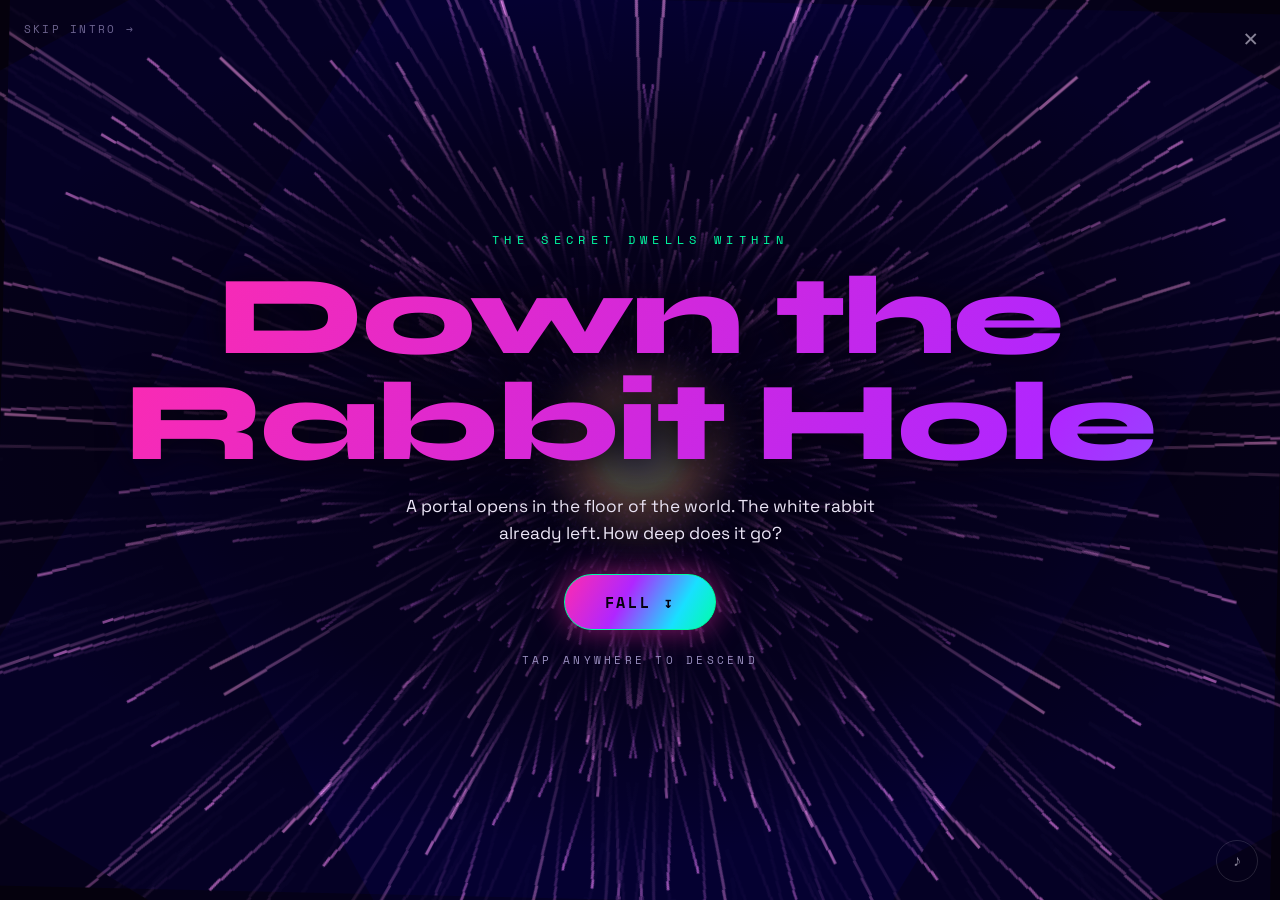
<file: index.html>
<!DOCTYPE html>
<html lang="en">
<head>
<meta charset="UTF-8">
<meta name="viewport" content="width=device-width, initial-scale=1.0">
<script>(function(){try{var p=new URLSearchParams(location.search);if(p.has("nosplash")){localStorage.setItem("dmt_seen","1");return;}if(localStorage.getItem("dmt_seen"))return;var r=window.matchMedia&&matchMedia("(prefers-reduced-motion: reduce)").matches;if(!r)location.replace("portal.html?splash=1");}catch(e){}})();</script>
<title>DMT World — The Secret Dwells Within</title>
<meta name="description" content="DMT World: psychedelic art apparel from Asheville. One big cosmic joke. Graphic tees for the curious, the cosmic, and the divine beings among us.">
<meta property="og:title" content="DMT World — The Secret Dwells Within">
<meta property="og:description" content="Psychedelic art apparel. One big cosmic joke. You are all divine beings.">
<meta property="og:type" content="website">
<link rel="icon" href="assets/logo.svg" type="image/svg+xml">
<meta property="og:site_name" content="DMT World">
<meta property="og:url" content="https://guyrstewart-sudo.github.io/dmtworld-site/">
<meta property="og:image" content="https://guyrstewart-sudo.github.io/dmtworld-site/assets/og-image.png">
<meta property="og:image:width" content="1200">
<meta property="og:image:height" content="630">
<meta name="twitter:card" content="summary_large_image">
<meta name="twitter:image" content="https://guyrstewart-sudo.github.io/dmtworld-site/assets/og-image.png">
<meta name="theme-color" content="#05010D">
<link rel="apple-touch-icon" href="assets/apple-touch-icon.png">
<link rel="stylesheet" href="css/styles.css">
</head>
<body>
<canvas id="hyperspace"></canvas><div class="bg-aura"></div><div class="grain"></div>

<!-- NAV -->
<nav class="nav"><div class="nav-inner">
  <a class="brandmark" href="index.html"><img class="dot" src="assets/logo.svg" alt=""> DMT&nbsp;WORLD</a>
  <button class="nav-toggle" aria-label="menu">&#9776;</button>
  <div class="nav-links">
    <a data-page="index.html" href="index.html">Home</a>
    <a data-page="shop.html" href="shop.html">Shop</a>
    <a data-page="live.html" href="live.html">Live</a>
    <a data-page="gallery.html" href="gallery.html">Gallery</a>
    <a data-page="about.html" href="about.html">About</a>
    <a data-page="brandbook.html" href="brandbook.html">Brand&nbsp;Book</a>
    <a class="nav-cta" href="shop.html">Shop Tees</a>
  </div>
</div></nav>

<!-- HERO -->
<header class="hero"><div class="hero-inner wrap">
  <!-- self-transforming machine elf (injected by js/elf.js) -->
  <div class="elf-stage elf-stage--lg" data-elf></div>

  <span class="eyebrow">Asheville, NC · Since 2014 · 10,000+ awakenings shipped</span>
  <h1>The Secret <span class="grad-text">Dwells Within</span></h1>
  <p class="lead">Psychedelic art apparel for the curious, the cosmic, and the ones who laughed at the void — and it laughed back. One big cosmic joke. You are all divine beings.</p>
  <div class="hero-cta">
    <a class="btn btn-primary" href="shop.html">Enter the Shop &#10142;</a>
    <a class="btn btn-ghost" href="live.html">Watch a Live Drop</a>
  </div>
  <p class="reveal" style="font-family:var(--font-mono);font-size:clamp(.62rem,2.4vw,.78rem);letter-spacing:.16em;text-transform:uppercase;color:var(--elf);opacity:.9;margin:30px auto 0;max-width:92%;line-height:2">33 Living Designs &middot; All $23 &middot; Shipped Worldwide from Asheville, NC</p>
  <a href="portal.html" class="rabbit-link reveal" style="display:inline-block;margin-top:20px;font-family:var(--font-mono);font-size:.82rem;letter-spacing:.2em;text-transform:uppercase;color:var(--violet);border-bottom:1px dashed rgba(176,38,255,.55);padding-bottom:3px">&#8615; or&hellip; fall down the rabbit hole</a>
</div></header>

<!-- MARQUEE -->
<div class="marquee" aria-hidden="true">
  <span>ONE BIG COSMIC JOKE&nbsp; <span class="fill">✦</span> &nbsp;YOU ARE ALL DIVINE BEINGS&nbsp; <span class="fill">✦</span> &nbsp;THE SECRET DWELLS WITHIN&nbsp; <span class="fill">✦</span> &nbsp;ONE BIG COSMIC JOKE&nbsp; <span class="fill">✦</span> &nbsp;YOU ARE ALL DIVINE BEINGS&nbsp; <span class="fill">✦</span> &nbsp;THE SECRET DWELLS WITHIN&nbsp; <span class="fill">✦</span> &nbsp;</span>
</div>

<!-- STATS -->
<section><div class="wrap">
  <div class="stats reveal">
    <div class="stat"><b>471K</b><span>Instagram Family</span></div>
    <div class="stat"><b>10,547</b><span>Orders Shipped</span></div>
    <div class="stat"><b>4.8&#9733;</b><span>1,096 Reviews</span></div>
    <div class="stat"><b>33</b><span>Living Designs</span></div>
  </div>
</div></section>

<!-- COLLECTIONS -->
<section><div class="wrap">
  <div class="shead reveal">
    <span class="eyebrow">Four Frequencies</span>
    <h2 class="grad-text">Choose Your Channel</h2>
    <p>Every collection is a different transmission from the same cosmic broadcast. Tune in.</p>
  </div>
  <div class="collections">
    <a class="coll reveal" href="shop.html?c=Machine%20Elves">
      <div class="glow" style="background:radial-gradient(circle at 30% 20%,#00FFA3,transparent 60%),radial-gradient(circle at 80% 80%,#B026FF,transparent 55%),#0B0420"></div>
      <h3>Machine Elves</h3><p>McKenna, sacred geometry, and the entities who showed up uninvited.</p>
    </a>
    <a class="coll reveal" href="shop.html?c=Plant%20Medicine">
      <div class="glow" style="background:radial-gradient(circle at 30% 20%,#39FF14,transparent 60%),radial-gradient(circle at 80% 80%,#FFD447,transparent 55%),#0B0420"></div>
      <h3>Plant Medicine</h3><p>Fungi, botanicals, and the green world that's studying us back.</p>
    </a>
    <a class="coll reveal" href="shop.html?c=Cosmic%20Comedy">
      <div class="glow" style="background:radial-gradient(circle at 30% 20%,#FF2BAE,transparent 60%),radial-gradient(circle at 80% 80%,#18E0FF,transparent 55%),#0B0420"></div>
      <h3>Cosmic Comedy</h3><p>Otters, puns, and the eternal question. Wear the joke, be the punchline.</p>
    </a>
    <a class="coll reveal" href="shop.html?c=Activist">
      <div class="glow" style="background:radial-gradient(circle at 30% 20%,#B026FF,transparent 60%),radial-gradient(circle at 80% 80%,#FF2BAE,transparent 55%),#0B0420"></div>
      <h3>Activist</h3><p>Art as a gentle, well-dressed protest. Believe in something — dress accordingly.</p>
    </a>
  </div>
</div></section>

<!-- FEATURED -->
<section><div class="wrap">
  <div class="shead reveal">
    <span class="eyebrow">Tuned In Right Now</span>
    <h2 class="grad-text">Featured Transmissions</h2>
    <p>Eight signals from the rack. All $23. Every design is a conversation waiting to happen.</p>
  </div>
  <div class="grid" id="featured-grid"></div>
  <div class="center" style="margin-top:36px"><a class="btn btn-ghost" href="shop.html">See All 33 Designs &#10142;</a></div>
</div></section>

<!-- LIVE TEASER -->
<section><div class="wrap">
  <div class="shead reveal">
    <span class="eyebrow">Live Drops</span>
    <h2 class="grad-text">Selling in Hyperspace</h2>
    <p>We go live to drop limited runs, talk cosmic nonsense, and sell straight off the screen. Catch the next show.</p>
  </div>
  <div class="center reveal"><a class="btn btn-primary" href="live.html">Go to the Live Room &#10142;</a></div>
</div></section>

<!-- FOOTER -->
<footer class="footer">
  <div class="wrap footer-grid">
    <div>
      <div class="brandmark" style="margin-bottom:12px"><img class="dot" src="assets/logo.svg" alt=""> DMT&nbsp;WORLD</div>
      <p style="color:var(--muted);max-width:320px">The Secret Dwells Within. Expressive psychedelic art apparel, hand-dreamt in Asheville, NC since 2014.</p>
      <div style="display:flex;gap:16px;margin-top:16px">
        <a data-link="instagram" href="#" target="_blank" rel="noopener">Instagram</a>
        <a data-link="facebook" href="#" target="_blank" rel="noopener">Facebook</a>
        <a data-link="etsy" href="#" target="_blank" rel="noopener">Etsy</a>
      </div>
    </div>
    <div><h4>Explore</h4>
      <a href="shop.html">Shop All</a><a href="live.html">Live Drops</a><a href="gallery.html">Gallery</a><a href="about.html">Our Story</a><a href="brandbook.html">Brand Book</a><a href="portal.html">&#8615; Rabbit Hole</a>
    </div>
    <div><h4>Collections</h4>
      <a href="shop.html?c=Machine%20Elves">Machine Elves</a><a href="shop.html?c=Plant%20Medicine">Plant Medicine</a>
      <a href="shop.html?c=Cosmic%20Comedy">Cosmic Comedy</a><a href="shop.html?c=Activist">Activist</a>
    </div>
  </div>
  <div class="wrap"><div class="disclaimer">
    DMT World designs and sells <strong>expressive art apparel</strong> — graphic clothing celebrating psychedelic art, culture, humor, and consciousness. We do not sell, supply, or provide instructions for any controlled substance. Designs are creative expression and cultural commentary. © 2026 DMT World. All cosmic jokes reserved.
  </div></div>
</footer>

<!-- MODAL -->
<div class="modal" id="modal"><div class="modal-box"></div></div>

<script async src="https://js.stripe.com/v3/buy-button.js"></script>
<script src="config.js"></script>
<script src="js/products.js"></script>
<script src="js/elf.js"></script>
<script src="js/site.js"></script>
</body>
</html>
</file>
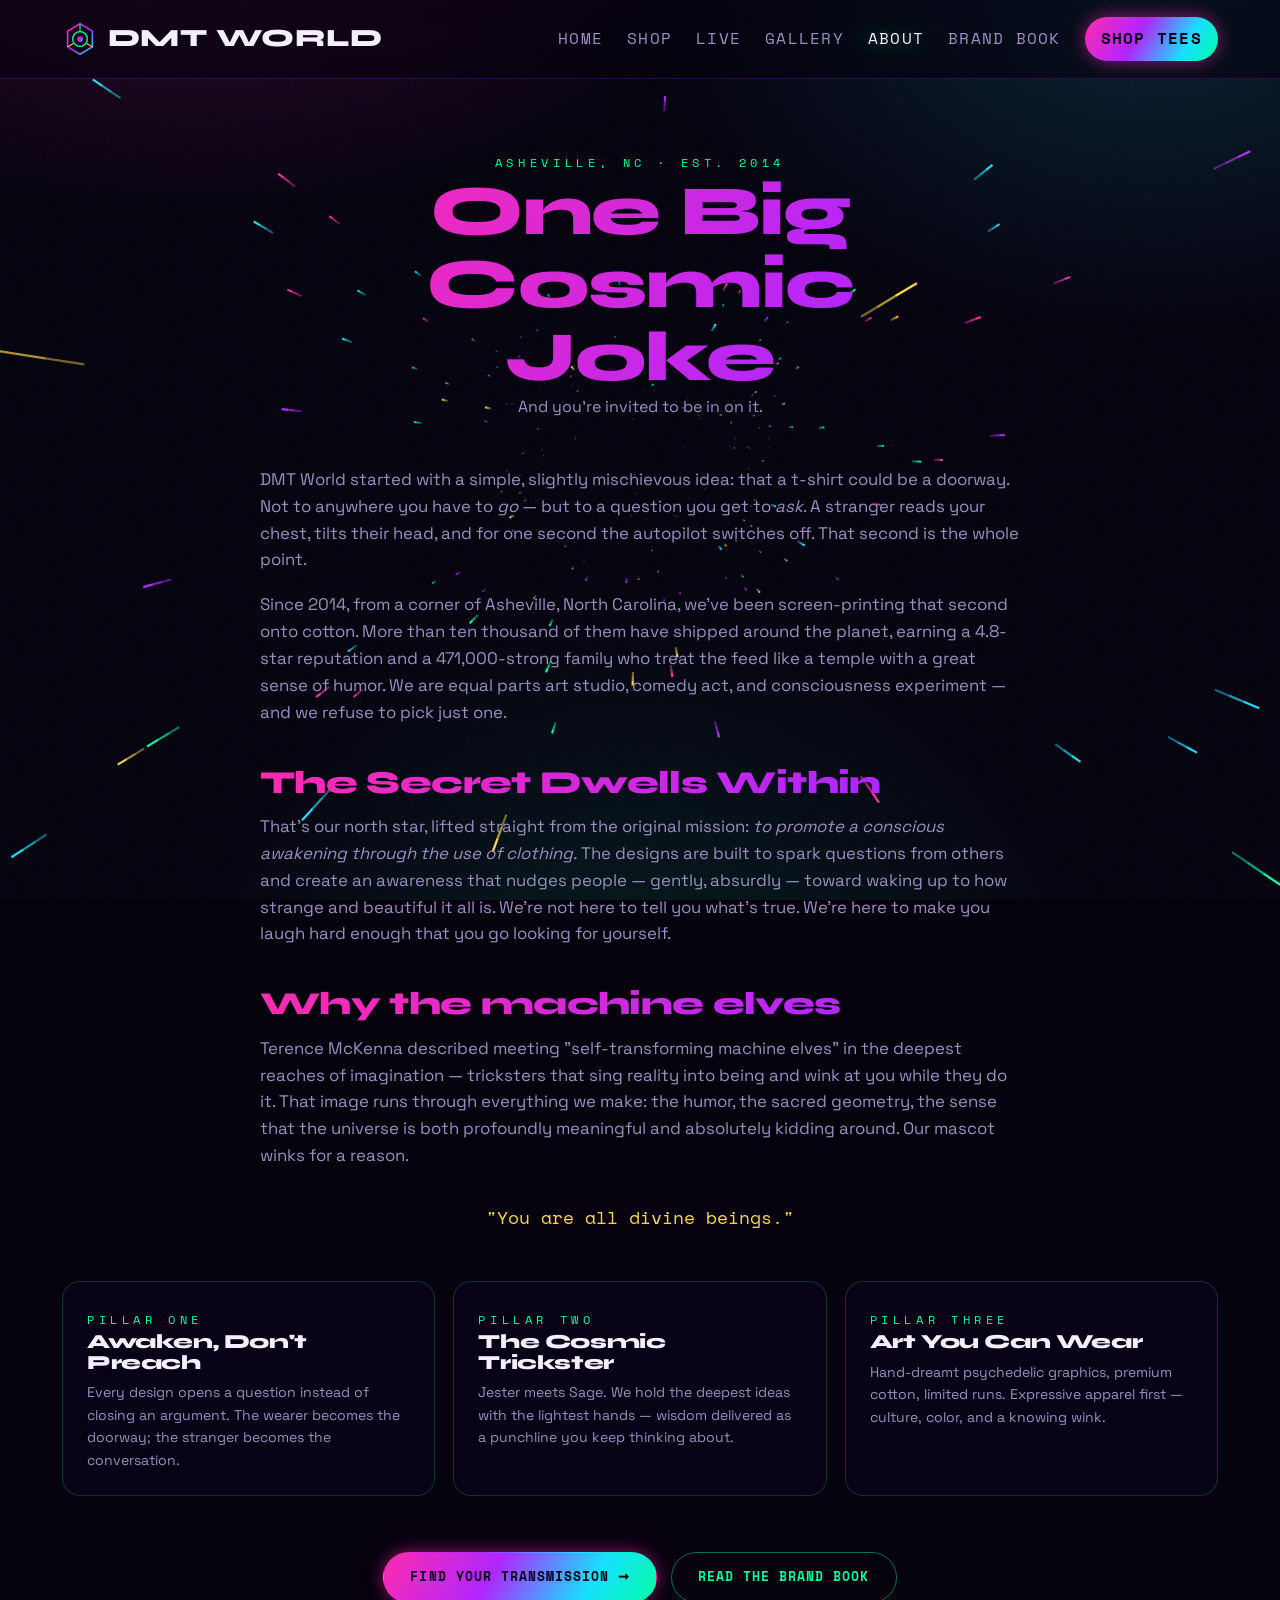
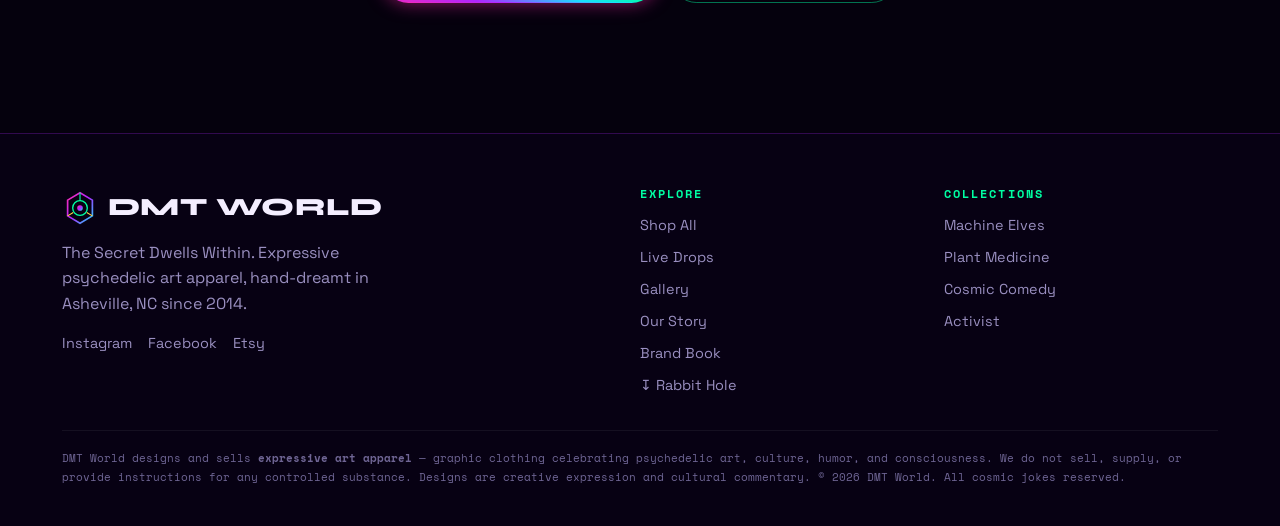
<file: about.html>
<!DOCTYPE html>
<html lang="en">
<head>
<meta charset="UTF-8">
<meta name="viewport" content="width=device-width, initial-scale=1.0">
<title>Our Story — DMT World</title>
<meta name="description" content="The DMT World story: psychedelic art apparel from Asheville since 2014. Conscious awakening through clothing. One big cosmic joke.">
<link rel="icon" href="assets/logo.svg" type="image/svg+xml">
<meta property="og:title" content="Our Story — DMT World">
<meta property="og:description" content="Psychedelic art apparel from Asheville since 2014. Conscious awakening through clothing. One big cosmic joke.">
<meta property="og:type" content="website">
<meta property="og:site_name" content="DMT World">
<meta property="og:url" content="https://guyrstewart-sudo.github.io/dmtworld-site/about.html">
<meta property="og:image" content="https://guyrstewart-sudo.github.io/dmtworld-site/assets/og-image.png">
<meta property="og:image:width" content="1200">
<meta property="og:image:height" content="630">
<meta name="twitter:card" content="summary_large_image">
<meta name="twitter:image" content="https://guyrstewart-sudo.github.io/dmtworld-site/assets/og-image.png">
<meta name="theme-color" content="#05010D">
<link rel="apple-touch-icon" href="assets/apple-touch-icon.png">
<link rel="stylesheet" href="css/styles.css">
</head>
<body>
<canvas id="hyperspace"></canvas><div class="bg-aura"></div><div class="grain"></div>

<nav class="nav"><div class="nav-inner">
  <a class="brandmark" href="index.html"><img class="dot" src="assets/logo.svg" alt=""> DMT&nbsp;WORLD</a>
  <button class="nav-toggle" aria-label="menu">&#9776;</button>
  <div class="nav-links">
    <a data-page="index.html" href="index.html">Home</a>
    <a data-page="shop.html" href="shop.html">Shop</a>
    <a data-page="live.html" href="live.html">Live</a>
    <a data-page="gallery.html" href="gallery.html">Gallery</a>
    <a data-page="about.html" href="about.html">About</a>
    <a data-page="brandbook.html" href="brandbook.html">Brand&nbsp;Book</a>
    <a class="nav-cta" href="shop.html">Shop Tees</a>
  </div>
</div></nav>

<section style="padding-top:70px"><div class="wrap">
  <div class="shead">
    <span class="eyebrow">Asheville, NC · Est. 2014</span>
    <h1 class="grad-text" style="font-size:clamp(2.6rem,7vw,4.4rem)">One Big Cosmic Joke</h1>
    <p>And you're invited to be in on it.</p>
  </div>

  <div class="prose reveal">
    <p>DMT World started with a simple, slightly mischievous idea: that a t-shirt could be a doorway. Not to anywhere you have to <em>go</em> — but to a question you get to <em>ask</em>. A stranger reads your chest, tilts their head, and for one second the autopilot switches off. That second is the whole point.</p>
    <p>Since 2014, from a corner of Asheville, North Carolina, we've been screen-printing that second onto cotton. More than ten thousand of them have shipped around the planet, earning a 4.8-star reputation and a 471,000-strong family who treat the feed like a temple with a great sense of humor. We are equal parts art studio, comedy act, and consciousness experiment — and we refuse to pick just one.</p>

    <h2 class="grad-text">The Secret Dwells Within</h2>
    <p>That's our north star, lifted straight from the original mission: <em>to promote a conscious awakening through the use of clothing.</em> The designs are built to spark questions from others and create an awareness that nudges people — gently, absurdly — toward waking up to how strange and beautiful it all is. We're not here to tell you what's true. We're here to make you laugh hard enough that you go looking for yourself.</p>

    <h2 class="grad-text">Why the machine elves</h2>
    <p>Terence McKenna described meeting "self-transforming machine elves" in the deepest reaches of imagination — tricksters that sing reality into being and wink at you while they do it. That image runs through everything we make: the humor, the sacred geometry, the sense that the universe is both profoundly meaningful and absolutely kidding around. Our mascot winks for a reason.</p>

    <p style="font-family:var(--font-mono);color:var(--gold);font-size:1.1rem;text-align:center;margin:34px 0">"You are all divine beings."</p>
  </div>

  <div class="pillars" style="margin-top:50px">
    <div class="pillar reveal"><span class="eyebrow">Pillar One</span><h3>Awaken, Don't Preach</h3><p>Every design opens a question instead of closing an argument. The wearer becomes the doorway; the stranger becomes the conversation.</p></div>
    <div class="pillar reveal"><span class="eyebrow">Pillar Two</span><h3>The Cosmic Trickster</h3><p>Jester meets Sage. We hold the deepest ideas with the lightest hands — wisdom delivered as a punchline you keep thinking about.</p></div>
    <div class="pillar reveal"><span class="eyebrow">Pillar Three</span><h3>Art You Can Wear</h3><p>Hand-dreamt psychedelic graphics, premium cotton, limited runs. Expressive apparel first — culture, color, and a knowing wink.</p></div>
  </div>

  <div class="center reveal" style="margin-top:56px">
    <a class="btn btn-primary" href="shop.html">Find Your Transmission &#10142;</a>
    <a class="btn btn-ghost" href="brandbook.html" style="margin-left:10px">Read the Brand Book</a>
  </div>
</div></section>

<footer class="footer">
  <div class="wrap footer-grid">
    <div>
      <div class="brandmark" style="margin-bottom:12px"><img class="dot" src="assets/logo.svg" alt=""> DMT&nbsp;WORLD</div>
      <p style="color:var(--muted);max-width:320px">The Secret Dwells Within. Expressive psychedelic art apparel, hand-dreamt in Asheville, NC since 2014.</p>
      <div style="display:flex;gap:16px;margin-top:16px">
        <a data-link="instagram" href="#" target="_blank" rel="noopener">Instagram</a>
        <a data-link="facebook" href="#" target="_blank" rel="noopener">Facebook</a>
        <a data-link="etsy" href="#" target="_blank" rel="noopener">Etsy</a>
      </div>
    </div>
    <div><h4>Explore</h4>
      <a href="shop.html">Shop All</a><a href="live.html">Live Drops</a><a href="gallery.html">Gallery</a><a href="about.html">Our Story</a><a href="brandbook.html">Brand Book</a><a href="portal.html">&#8615; Rabbit Hole</a>
    </div>
    <div><h4>Collections</h4>
      <a href="shop.html?c=Machine%20Elves">Machine Elves</a><a href="shop.html?c=Plant%20Medicine">Plant Medicine</a>
      <a href="shop.html?c=Cosmic%20Comedy">Cosmic Comedy</a><a href="shop.html?c=Activist">Activist</a>
    </div>
  </div>
  <div class="wrap"><div class="disclaimer">
    DMT World designs and sells <strong>expressive art apparel</strong> — graphic clothing celebrating psychedelic art, culture, humor, and consciousness. We do not sell, supply, or provide instructions for any controlled substance. Designs are creative expression and cultural commentary. © 2026 DMT World. All cosmic jokes reserved.
  </div></div>
</footer>

<script src="config.js"></script>
<script src="js/products.js"></script>
<script src="js/site.js"></script>
</body>
</html>
</file>
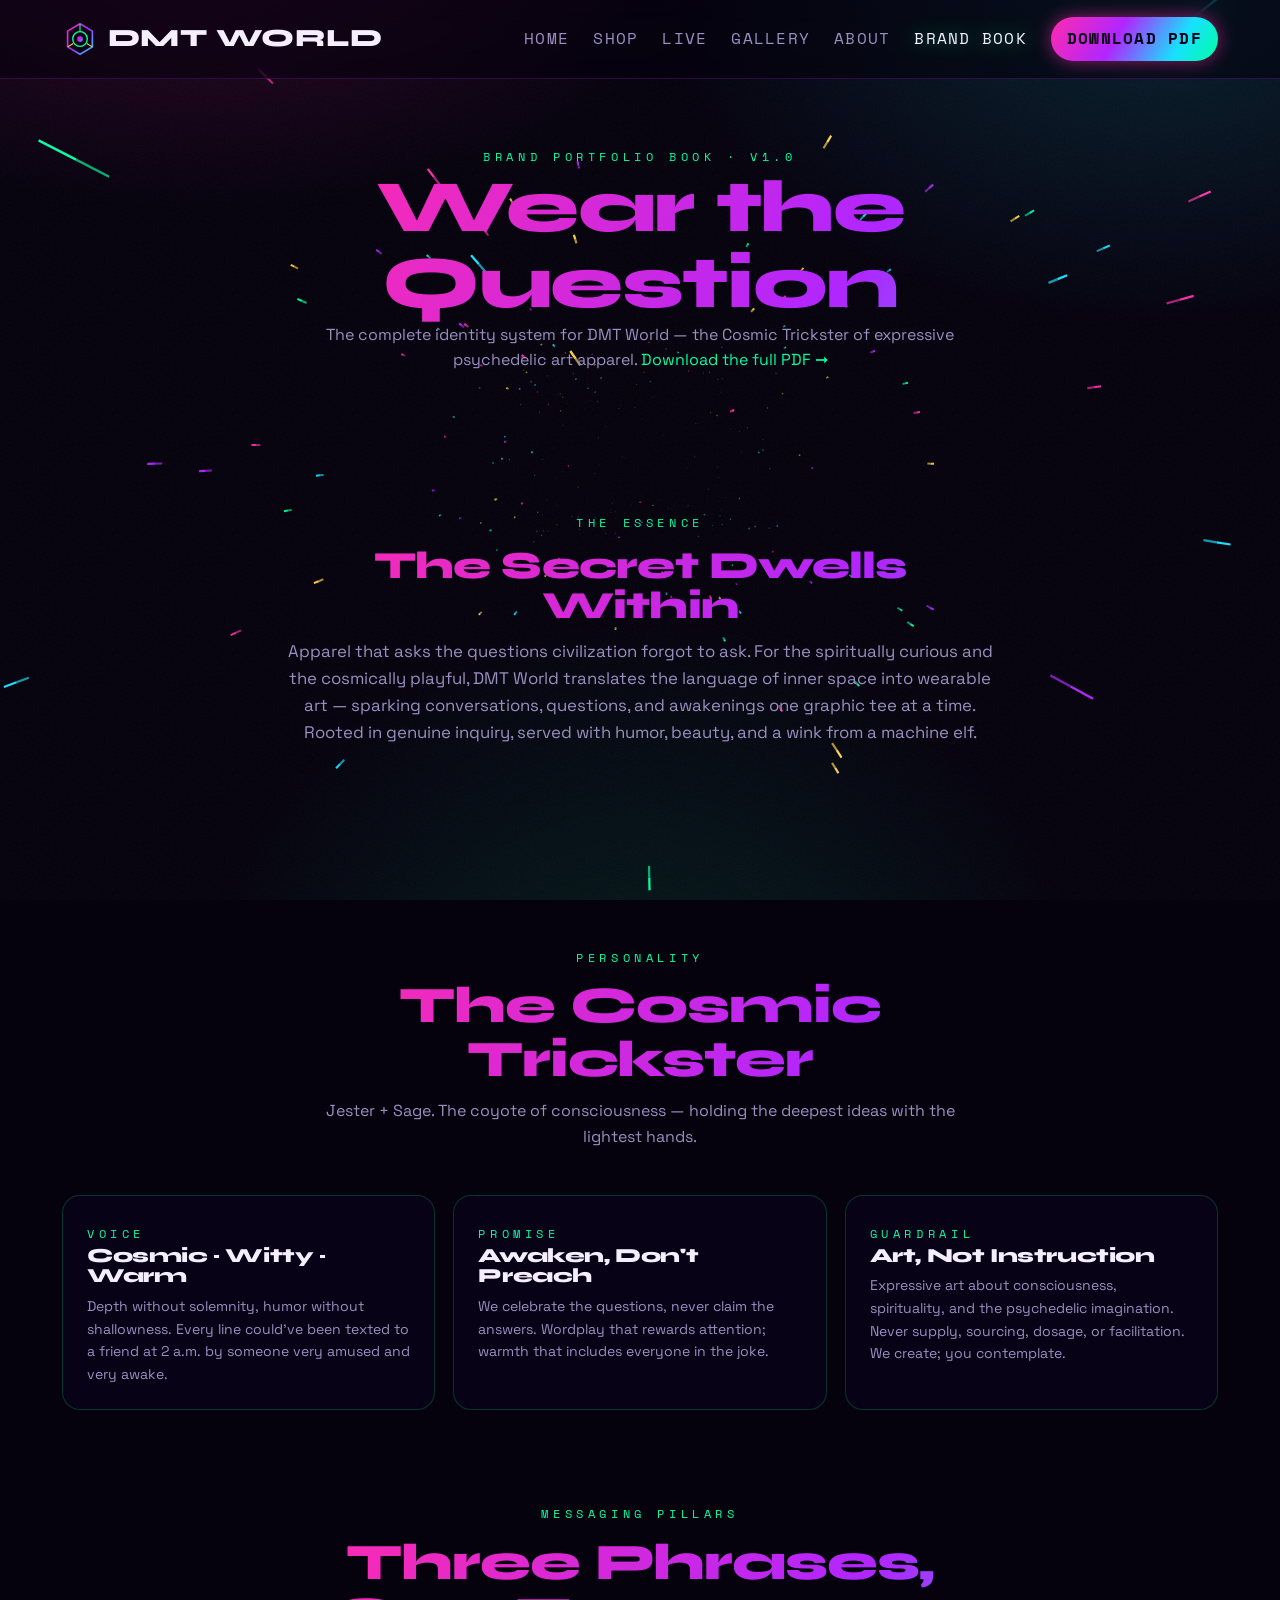
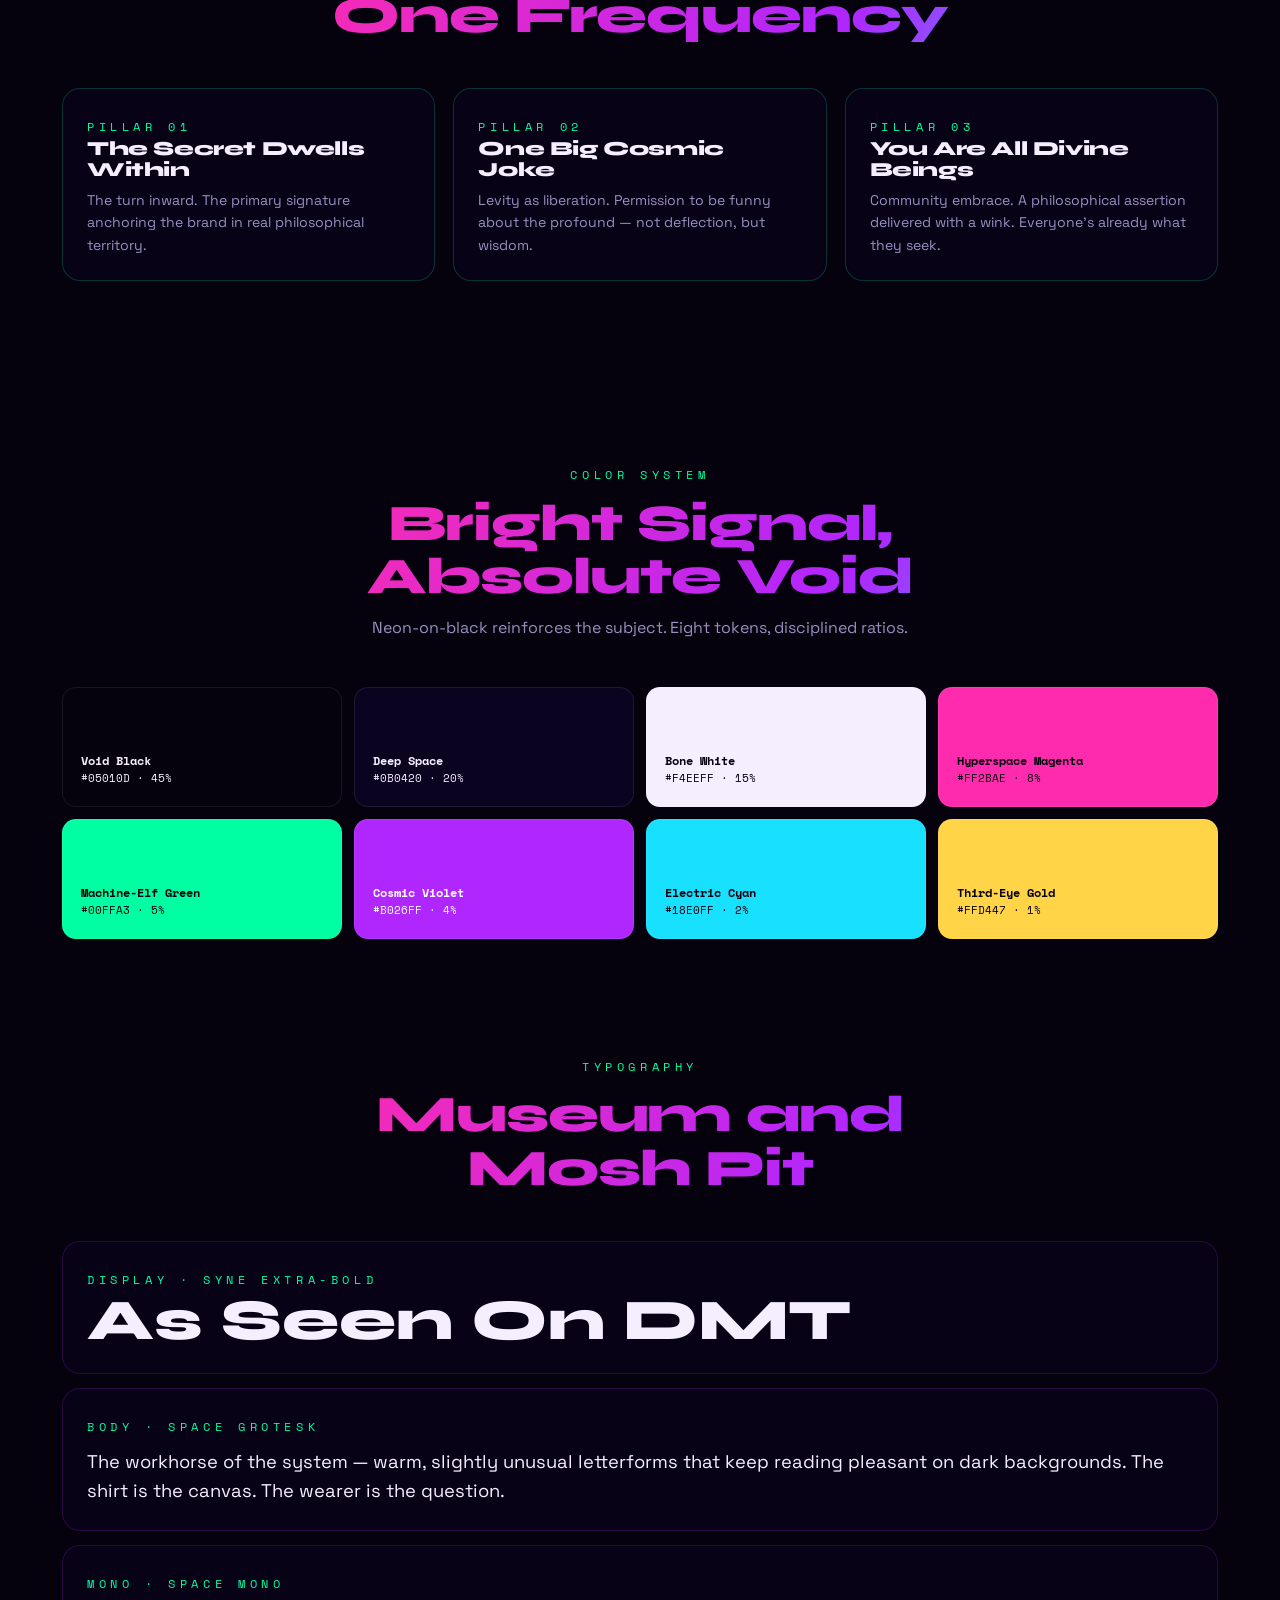
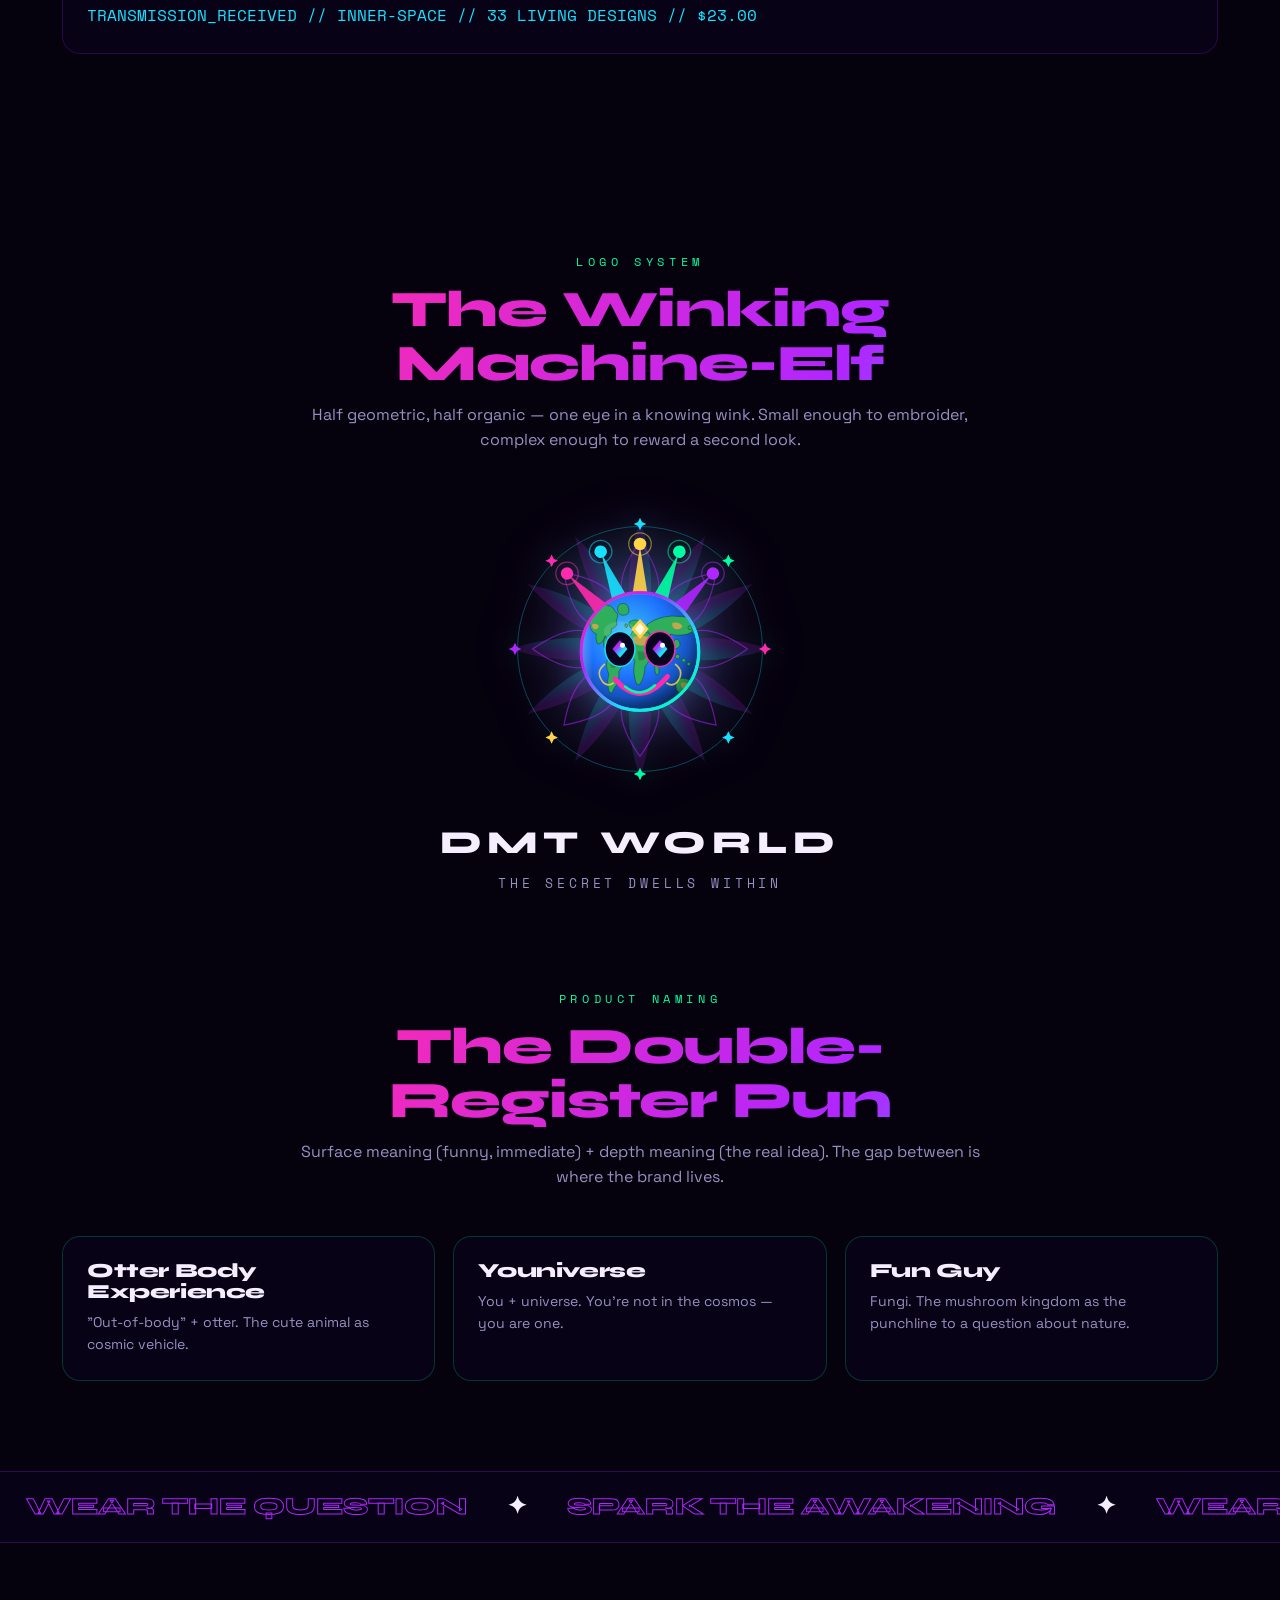
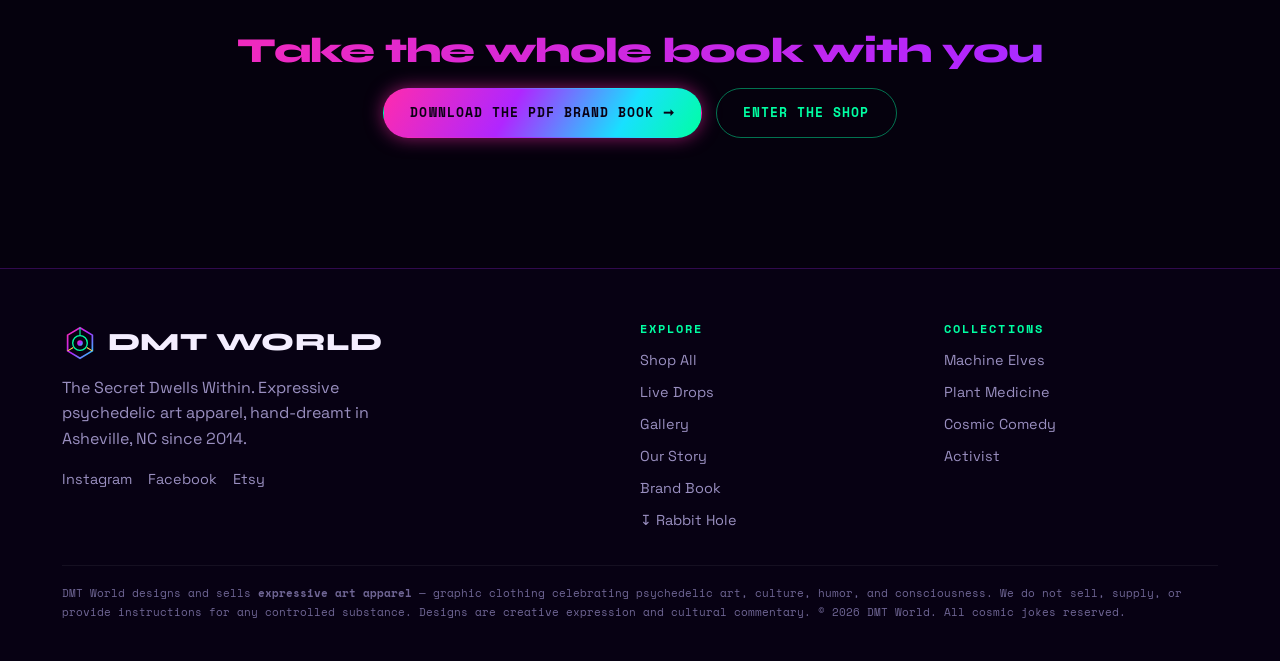
<file: brandbook.html>
<!DOCTYPE html>
<html lang="en">
<head>
<meta charset="UTF-8">
<meta name="viewport" content="width=device-width, initial-scale=1.0">
<title>Brand Book — DMT World</title>
<meta name="description" content="The DMT World brand portfolio book: positioning, voice, color, typography, logo system, and art direction for the cosmic trickster.">
<link rel="icon" href="assets/logo.svg" type="image/svg+xml">
<meta property="og:title" content="Brand Book — DMT World">
<meta property="og:description" content="The DMT World brand book — positioning, voice, color, typography, and art direction for the Cosmic Trickster.">
<meta property="og:type" content="website">
<meta property="og:site_name" content="DMT World">
<meta property="og:url" content="https://guyrstewart-sudo.github.io/dmtworld-site/brandbook.html">
<meta property="og:image" content="https://guyrstewart-sudo.github.io/dmtworld-site/assets/og-image.png">
<meta property="og:image:width" content="1200">
<meta property="og:image:height" content="630">
<meta name="twitter:card" content="summary_large_image">
<meta name="twitter:image" content="https://guyrstewart-sudo.github.io/dmtworld-site/assets/og-image.png">
<meta name="theme-color" content="#05010D">
<link rel="apple-touch-icon" href="assets/apple-touch-icon.png">
<link rel="stylesheet" href="css/styles.css">
</head>
<body>
<canvas id="hyperspace"></canvas><div class="bg-aura"></div><div class="grain"></div>

<nav class="nav"><div class="nav-inner">
  <a class="brandmark" href="index.html"><img class="dot" src="assets/logo.svg" alt=""> DMT&nbsp;WORLD</a>
  <button class="nav-toggle" aria-label="menu">&#9776;</button>
  <div class="nav-links">
    <a data-page="index.html" href="index.html">Home</a>
    <a data-page="shop.html" href="shop.html">Shop</a>
    <a data-page="live.html" href="live.html">Live</a>
    <a data-page="gallery.html" href="gallery.html">Gallery</a>
    <a data-page="about.html" href="about.html">About</a>
    <a data-page="brandbook.html" href="brandbook.html">Brand&nbsp;Book</a>
    <a class="nav-cta" href="DMT-World-Brand-Book.pdf" target="_blank">Download PDF</a>
  </div>
</div></nav>

<section style="padding-top:64px"><div class="wrap">
  <div class="shead">
    <span class="eyebrow">Brand Portfolio Book · v1.0</span>
    <h1 class="grad-text" style="font-size:clamp(2.6rem,7vw,4.6rem)">Wear the Question</h1>
    <p>The complete identity system for DMT World — the Cosmic Trickster of expressive psychedelic art apparel. <a href="DMT-World-Brand-Book.pdf" target="_blank" style="color:var(--elf)">Download the full PDF &#10142;</a></p>
  </div>
</div></section>

<!-- ESSENCE -->
<section style="padding-top:0"><div class="wrap prose center reveal">
  <span class="eyebrow">The Essence</span>
  <h2 class="grad-text" style="font-size:2.4rem;margin:12px 0">The Secret Dwells Within</h2>
  <p>Apparel that asks the questions civilization forgot to ask. For the spiritually curious and the cosmically playful, DMT World translates the language of inner space into wearable art — sparking conversations, questions, and awakenings one graphic tee at a time. Rooted in genuine inquiry, served with humor, beauty, and a wink from a machine elf.</p>
</div></section>

<!-- ARCHETYPE -->
<section><div class="wrap">
  <div class="shead reveal"><span class="eyebrow">Personality</span><h2 class="grad-text">The Cosmic Trickster</h2>
  <p>Jester + Sage. The coyote of consciousness — holding the deepest ideas with the lightest hands.</p></div>
  <div class="pillars">
    <div class="pillar reveal"><span class="eyebrow">Voice</span><h3>Cosmic · Witty · Warm</h3><p>Depth without solemnity, humor without shallowness. Every line could've been texted to a friend at 2 a.m. by someone very amused and very awake.</p></div>
    <div class="pillar reveal"><span class="eyebrow">Promise</span><h3>Awaken, Don't Preach</h3><p>We celebrate the questions, never claim the answers. Wordplay that rewards attention; warmth that includes everyone in the joke.</p></div>
    <div class="pillar reveal"><span class="eyebrow">Guardrail</span><h3>Art, Not Instruction</h3><p>Expressive art about consciousness, spirituality, and the psychedelic imagination. Never supply, sourcing, dosage, or facilitation. We create; you contemplate.</p></div>
  </div>
</div></section>

<!-- PILLARS -->
<section style="padding-top:0"><div class="wrap">
  <div class="shead reveal"><span class="eyebrow">Messaging Pillars</span><h2 class="grad-text">Three Phrases, One Frequency</h2></div>
  <div class="pillars">
    <div class="pillar reveal"><span class="eyebrow">Pillar 01</span><h3>The Secret Dwells Within</h3><p>The turn inward. The primary signature anchoring the brand in real philosophical territory.</p></div>
    <div class="pillar reveal"><span class="eyebrow">Pillar 02</span><h3>One Big Cosmic Joke</h3><p>Levity as liberation. Permission to be funny about the profound — not deflection, but wisdom.</p></div>
    <div class="pillar reveal"><span class="eyebrow">Pillar 03</span><h3>You Are All Divine Beings</h3><p>Community embrace. A philosophical assertion delivered with a wink. Everyone's already what they seek.</p></div>
  </div>
</div></section>

<!-- COLOR -->
<section><div class="wrap">
  <div class="shead reveal"><span class="eyebrow">Color System</span><h2 class="grad-text">Bright Signal, Absolute Void</h2>
  <p>Neon-on-black reinforces the subject. Eight tokens, disciplined ratios.</p></div>
  <div class="swatches reveal">
    <div class="sw" style="background:#05010D;color:#F4EEFF"><b>Void Black</b>#05010D · 45%</div>
    <div class="sw" style="background:#0B0420;color:#F4EEFF"><b>Deep Space</b>#0B0420 · 20%</div>
    <div class="sw" style="background:#F4EEFF;color:#05010D"><b>Bone White</b>#F4EEFF · 15%</div>
    <div class="sw" style="background:#FF2BAE;color:#05010D"><b>Hyperspace Magenta</b>#FF2BAE · 8%</div>
    <div class="sw" style="background:#00FFA3;color:#05010D"><b>Machine-Elf Green</b>#00FFA3 · 5%</div>
    <div class="sw" style="background:#B026FF;color:#fff"><b>Cosmic Violet</b>#B026FF · 4%</div>
    <div class="sw" style="background:#18E0FF;color:#05010D"><b>Electric Cyan</b>#18E0FF · 2%</div>
    <div class="sw" style="background:#FFD447;color:#05010D"><b>Third-Eye Gold</b>#FFD447 · 1%</div>
  </div>
</div></section>

<!-- TYPE -->
<section style="padding-top:0"><div class="wrap">
  <div class="shead reveal"><span class="eyebrow">Typography</span><h2 class="grad-text">Museum and Mosh Pit</h2></div>
  <div class="typerow reveal">
    <span class="eyebrow">Display · Syne Extra-Bold</span>
    <div style="font-family:var(--font-display);font-weight:800;font-size:clamp(2rem,6vw,3.6rem);line-height:1">As Seen On DMT</div>
  </div>
  <div class="typerow reveal">
    <span class="eyebrow">Body · Space Grotesk</span>
    <p style="font-family:var(--font-body);font-size:1.15rem;margin:8px 0 0">The workhorse of the system — warm, slightly unusual letterforms that keep reading pleasant on dark backgrounds. The shirt is the canvas. The wearer is the question.</p>
  </div>
  <div class="typerow reveal">
    <span class="eyebrow">Mono · Space Mono</span>
    <div style="font-family:var(--font-mono);font-size:1rem;margin-top:8px;color:var(--cyan)">TRANSMISSION_RECEIVED // INNER-SPACE // 33 LIVING DESIGNS // $23.00</div>
  </div>
</div></section>

<!-- LOGO -->
<section><div class="wrap">
  <div class="shead reveal"><span class="eyebrow">Logo System</span><h2 class="grad-text">The Winking Machine-Elf</h2>
  <p>Half geometric, half organic — one eye in a knowing wink. Small enough to embroider, complex enough to reward a second look.</p></div>
  <div class="center reveal">
    <div class="elf-stage elf-stage--lg" data-elf></div>
    <div style="margin-top:18px;font-family:var(--font-display);font-weight:800;font-size:2rem;letter-spacing:.18em">DMT&nbsp;WORLD</div>
    <div style="font-family:var(--font-mono);font-size:.8rem;letter-spacing:.3em;color:var(--muted);margin-top:6px">THE SECRET DWELLS WITHIN</div>
  </div>
</div></section>

<!-- NAMING -->
<section style="padding-top:0"><div class="wrap">
  <div class="shead reveal"><span class="eyebrow">Product Naming</span><h2 class="grad-text">The Double-Register Pun</h2>
  <p>Surface meaning (funny, immediate) + depth meaning (the real idea). The gap between is where the brand lives.</p></div>
  <div class="pillars">
    <div class="pillar reveal"><h3>Otter Body Experience</h3><p>"Out-of-body" + otter. The cute animal as cosmic vehicle.</p></div>
    <div class="pillar reveal"><h3>Youniverse</h3><p>You + universe. You're not in the cosmos — you are one.</p></div>
    <div class="pillar reveal"><h3>Fun Guy</h3><p>Fungi. The mushroom kingdom as the punchline to a question about nature.</p></div>
  </div>
</div></section>

<div class="marquee" aria-hidden="true"><span>WEAR THE QUESTION&nbsp; <span class="fill">✦</span> &nbsp;SPARK THE AWAKENING&nbsp; <span class="fill">✦</span> &nbsp;WEAR THE QUESTION&nbsp; <span class="fill">✦</span> &nbsp;SPARK THE AWAKENING&nbsp; <span class="fill">✦</span> &nbsp;WEAR THE QUESTION&nbsp; <span class="fill">✦</span> &nbsp;SPARK THE AWAKENING&nbsp; <span class="fill">✦</span> &nbsp;</span></div>

<section><div class="wrap center reveal">
  <h2 class="grad-text" style="font-size:2.2rem;margin-bottom:18px">Take the whole book with you</h2>
  <a class="btn btn-primary" href="DMT-World-Brand-Book.pdf" target="_blank">Download the PDF Brand Book &#10142;</a>
  <a class="btn btn-ghost" href="shop.html" style="margin-left:10px">Enter the Shop</a>
</div></section>

<footer class="footer">
  <div class="wrap footer-grid">
    <div>
      <div class="brandmark" style="margin-bottom:12px"><img class="dot" src="assets/logo.svg" alt=""> DMT&nbsp;WORLD</div>
      <p style="color:var(--muted);max-width:320px">The Secret Dwells Within. Expressive psychedelic art apparel, hand-dreamt in Asheville, NC since 2014.</p>
      <div style="display:flex;gap:16px;margin-top:16px">
        <a data-link="instagram" href="#" target="_blank" rel="noopener">Instagram</a>
        <a data-link="facebook" href="#" target="_blank" rel="noopener">Facebook</a>
        <a data-link="etsy" href="#" target="_blank" rel="noopener">Etsy</a>
      </div>
    </div>
    <div><h4>Explore</h4>
      <a href="shop.html">Shop All</a><a href="live.html">Live Drops</a><a href="gallery.html">Gallery</a><a href="about.html">Our Story</a><a href="brandbook.html">Brand Book</a><a href="portal.html">&#8615; Rabbit Hole</a>
    </div>
    <div><h4>Collections</h4>
      <a href="shop.html?c=Machine%20Elves">Machine Elves</a><a href="shop.html?c=Plant%20Medicine">Plant Medicine</a>
      <a href="shop.html?c=Cosmic%20Comedy">Cosmic Comedy</a><a href="shop.html?c=Activist">Activist</a>
    </div>
  </div>
  <div class="wrap"><div class="disclaimer">
    DMT World designs and sells <strong>expressive art apparel</strong> — graphic clothing celebrating psychedelic art, culture, humor, and consciousness. We do not sell, supply, or provide instructions for any controlled substance. Designs are creative expression and cultural commentary. © 2026 DMT World. All cosmic jokes reserved.
  </div></div>
</footer>

<script src="config.js"></script>
<script src="js/products.js"></script>
<script src="js/elf.js"></script>
<script src="js/site.js"></script>
</body>
</html>
</file>
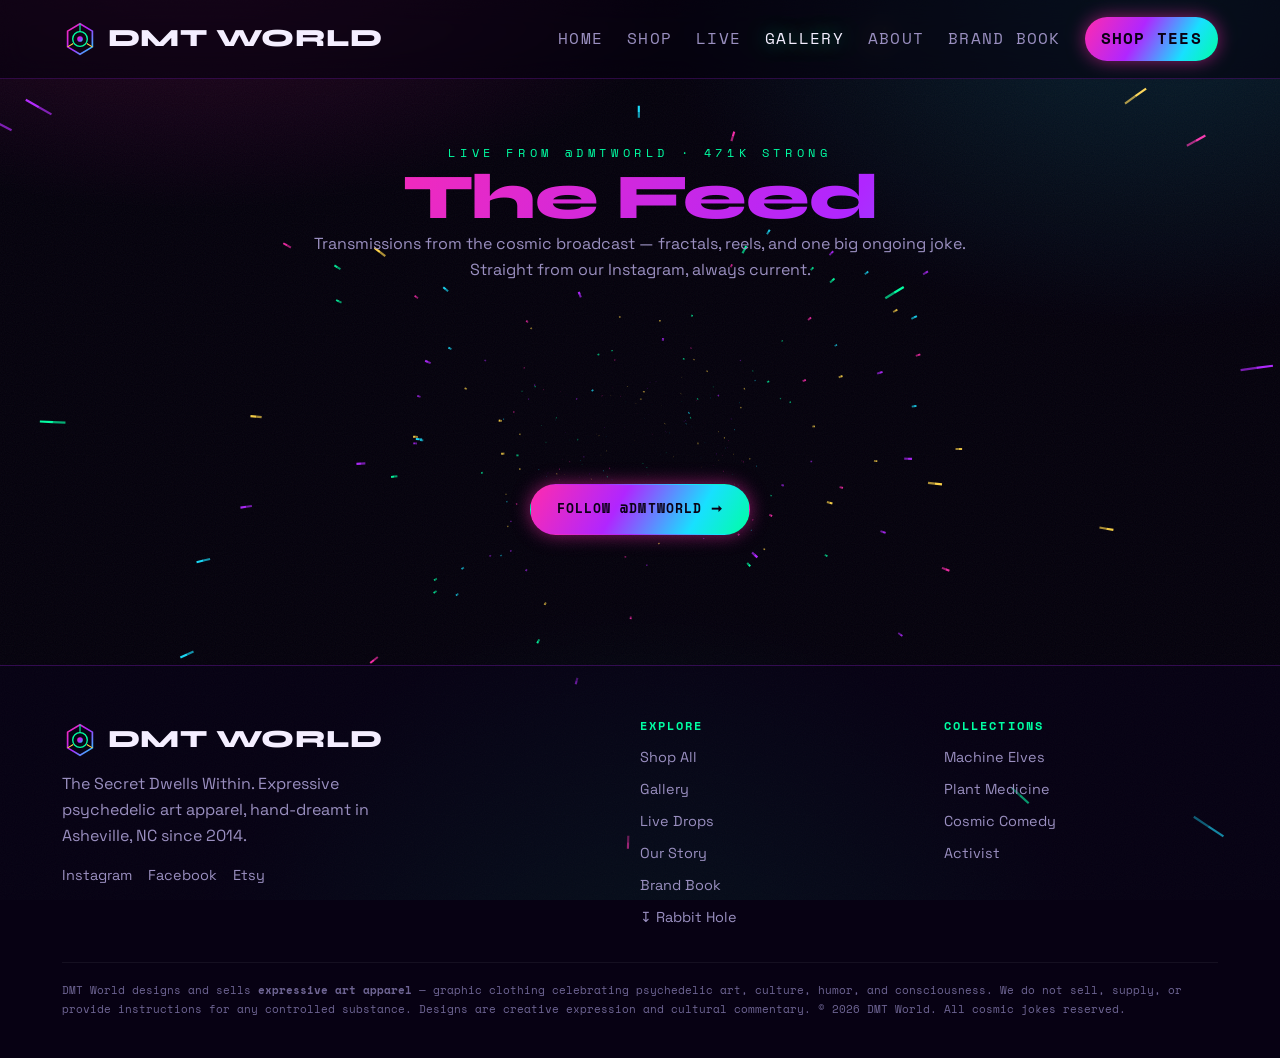
<file: gallery.html>
<!DOCTYPE html>
<html lang="en">
<head>
<meta charset="UTF-8">
<meta name="viewport" content="width=device-width, initial-scale=1.0">
<title>Gallery — DMT World</title>
<meta name="description" content="The DMT World feed — psychedelic art, trippy reels, and cosmic comedy from @dmtworld. Live from Instagram.">
<link rel="icon" href="assets/logo.svg" type="image/svg+xml">
<meta property="og:title" content="Gallery — DMT World">
<meta property="og:description" content="The DMT World feed — psychedelic art, trippy reels, and cosmic comedy from @dmtworld.">
<meta property="og:type" content="website">
<meta property="og:site_name" content="DMT World">
<meta property="og:url" content="https://guyrstewart-sudo.github.io/dmtworld-site/gallery.html">
<meta property="og:image" content="https://guyrstewart-sudo.github.io/dmtworld-site/assets/og-image.png">
<meta property="og:image:width" content="1200">
<meta property="og:image:height" content="630">
<meta name="twitter:card" content="summary_large_image">
<meta name="twitter:image" content="https://guyrstewart-sudo.github.io/dmtworld-site/assets/og-image.png">
<meta name="theme-color" content="#05010D">
<link rel="apple-touch-icon" href="assets/apple-touch-icon.png">
<link rel="stylesheet" href="css/styles.css">
<style>
  .gallery-grid{display:grid;grid-template-columns:repeat(auto-fill,minmax(320px,1fr));gap:22px;max-width:1120px;margin:0 auto;align-items:start}
  .gallery-grid .instagram-media{border-radius:14px !important;overflow:hidden;box-shadow:0 8px 30px rgba(176,38,255,.18)}
</style>
</head>
<body>
<canvas id="hyperspace"></canvas><div class="bg-aura"></div><div class="grain"></div>

<nav class="nav"><div class="nav-inner">
  <a class="brandmark" href="index.html"><img class="dot" src="assets/logo.svg" alt=""> DMT&nbsp;WORLD</a>
  <button class="nav-toggle" aria-label="menu">&#9776;</button>
  <div class="nav-links">
    <a data-page="index.html" href="index.html">Home</a>
    <a data-page="shop.html" href="shop.html">Shop</a>
    <a data-page="live.html" href="live.html">Live</a>
    <a data-page="gallery.html" href="gallery.html">Gallery</a>
    <a data-page="about.html" href="about.html">About</a>
    <a data-page="brandbook.html" href="brandbook.html">Brand&nbsp;Book</a>
    <a class="nav-cta" href="shop.html">Shop Tees</a>
  </div>
</div></nav>

<section style="padding-top:60px">
  <div class="wrap">
    <div class="shead">
      <span class="eyebrow">Live from @dmtworld · 471K strong</span>
      <h1 class="grad-text" style="font-size:clamp(2.4rem,6vw,4rem)">The Feed</h1>
      <p>Transmissions from the cosmic broadcast — fractals, reels, and one big ongoing joke. Straight from our Instagram, always current.</p>
    </div>
    <div class="gallery-grid">
    <blockquote class="instagram-media" data-instgrm-permalink="https://www.instagram.com/reel/DXaq9DmjYPo/" data-instgrm-version="14" style="margin:0 auto;min-width:300px;max-width:540px;width:100%;background:#0B0420;border:0"></blockquote>
    <blockquote class="instagram-media" data-instgrm-permalink="https://www.instagram.com/reel/DXdU3uJDT3y/" data-instgrm-version="14" style="margin:0 auto;min-width:300px;max-width:540px;width:100%;background:#0B0420;border:0"></blockquote>
    <blockquote class="instagram-media" data-instgrm-permalink="https://www.instagram.com/reel/DZ5iU2Rz6M3/" data-instgrm-version="14" style="margin:0 auto;min-width:300px;max-width:540px;width:100%;background:#0B0420;border:0"></blockquote>
    <blockquote class="instagram-media" data-instgrm-permalink="https://www.instagram.com/reel/DZv9CdpNBUI/" data-instgrm-version="14" style="margin:0 auto;min-width:300px;max-width:540px;width:100%;background:#0B0420;border:0"></blockquote>
    <blockquote class="instagram-media" data-instgrm-permalink="https://www.instagram.com/reel/DZsOMd3uybp/" data-instgrm-version="14" style="margin:0 auto;min-width:300px;max-width:540px;width:100%;background:#0B0420;border:0"></blockquote>
    <blockquote class="instagram-media" data-instgrm-permalink="https://www.instagram.com/p/DZnWLelHIPc/" data-instgrm-version="14" style="margin:0 auto;min-width:300px;max-width:540px;width:100%;background:#0B0420;border:0"></blockquote>
    <blockquote class="instagram-media" data-instgrm-permalink="https://www.instagram.com/p/DZGdhATDRMu/" data-instgrm-version="14" style="margin:0 auto;min-width:300px;max-width:540px;width:100%;background:#0B0420;border:0"></blockquote>
    <blockquote class="instagram-media" data-instgrm-permalink="https://www.instagram.com/reel/DZA_eHKpDHO/" data-instgrm-version="14" style="margin:0 auto;min-width:300px;max-width:540px;width:100%;background:#0B0420;border:0"></blockquote>
    <blockquote class="instagram-media" data-instgrm-permalink="https://www.instagram.com/reel/DYiy8ytN7IV/" data-instgrm-version="14" style="margin:0 auto;min-width:300px;max-width:540px;width:100%;background:#0B0420;border:0"></blockquote>
    <blockquote class="instagram-media" data-instgrm-permalink="https://www.instagram.com/p/DYiBxUviYaZ/" data-instgrm-version="14" style="margin:0 auto;min-width:300px;max-width:540px;width:100%;background:#0B0420;border:0"></blockquote>
    <blockquote class="instagram-media" data-instgrm-permalink="https://www.instagram.com/p/DYTFtsnDcV1/" data-instgrm-version="14" style="margin:0 auto;min-width:300px;max-width:540px;width:100%;background:#0B0420;border:0"></blockquote>
    <blockquote class="instagram-media" data-instgrm-permalink="https://www.instagram.com/reel/DYRbmVBzzCY/" data-instgrm-version="14" style="margin:0 auto;min-width:300px;max-width:540px;width:100%;background:#0B0420;border:0"></blockquote>
    <blockquote class="instagram-media" data-instgrm-permalink="https://www.instagram.com/reel/DYI0FpZtZHk/" data-instgrm-version="14" style="margin:0 auto;min-width:300px;max-width:540px;width:100%;background:#0B0420;border:0"></blockquote>
    <blockquote class="instagram-media" data-instgrm-permalink="https://www.instagram.com/reel/DYINxaxxYua/" data-instgrm-version="14" style="margin:0 auto;min-width:300px;max-width:540px;width:100%;background:#0B0420;border:0"></blockquote>
    <blockquote class="instagram-media" data-instgrm-permalink="https://www.instagram.com/p/DYH-OngDqJB/" data-instgrm-version="14" style="margin:0 auto;min-width:300px;max-width:540px;width:100%;background:#0B0420;border:0"></blockquote>
    <blockquote class="instagram-media" data-instgrm-permalink="https://www.instagram.com/reel/DYD-fDSN3Bx/" data-instgrm-version="14" style="margin:0 auto;min-width:300px;max-width:540px;width:100%;background:#0B0420;border:0"></blockquote>
    <blockquote class="instagram-media" data-instgrm-permalink="https://www.instagram.com/p/DYC_6QqkVFE/" data-instgrm-version="14" style="margin:0 auto;min-width:300px;max-width:540px;width:100%;background:#0B0420;border:0"></blockquote>
    <blockquote class="instagram-media" data-instgrm-permalink="https://www.instagram.com/reel/DYBiBE1tyZu/" data-instgrm-version="14" style="margin:0 auto;min-width:300px;max-width:540px;width:100%;background:#0B0420;border:0"></blockquote>
    </div>
    <div class="center" style="margin-top:46px">
      <a class="btn btn-primary" data-link="instagram" href="https://www.instagram.com/dmtworld/" target="_blank" rel="noopener">Follow @dmtworld &#10142;</a>
    </div>
  </div>
</section>

<footer class="footer">
  <div class="wrap footer-grid">
    <div>
      <div class="brandmark" style="margin-bottom:12px"><img class="dot" src="assets/logo.svg" alt=""> DMT&nbsp;WORLD</div>
      <p style="color:var(--muted);max-width:320px">The Secret Dwells Within. Expressive psychedelic art apparel, hand-dreamt in Asheville, NC since 2014.</p>
      <div style="display:flex;gap:16px;margin-top:16px">
        <a data-link="instagram" href="#" target="_blank" rel="noopener">Instagram</a>
        <a data-link="facebook" href="#" target="_blank" rel="noopener">Facebook</a>
        <a data-link="etsy" href="#" target="_blank" rel="noopener">Etsy</a>
      </div>
    </div>
    <div><h4>Explore</h4>
      <a href="shop.html">Shop All</a><a href="gallery.html">Gallery</a><a href="live.html">Live Drops</a><a href="about.html">Our Story</a><a href="brandbook.html">Brand Book</a><a href="portal.html">&#8615; Rabbit Hole</a>
    </div>
    <div><h4>Collections</h4>
      <a href="shop.html?c=Machine%20Elves">Machine Elves</a><a href="shop.html?c=Plant%20Medicine">Plant Medicine</a>
      <a href="shop.html?c=Cosmic%20Comedy">Cosmic Comedy</a><a href="shop.html?c=Activist">Activist</a>
    </div>
  </div>
  <div class="wrap"><div class="disclaimer">
    DMT World designs and sells <strong>expressive art apparel</strong> — graphic clothing celebrating psychedelic art, culture, humor, and consciousness. We do not sell, supply, or provide instructions for any controlled substance. Designs are creative expression and cultural commentary. &copy; 2026 DMT World. All cosmic jokes reserved.
  </div></div>
</footer>

<script async src="https://www.instagram.com/embed.js"></script>
<script src="config.js"></script>
<script src="js/site.js"></script>
</body>
</html>
</file>
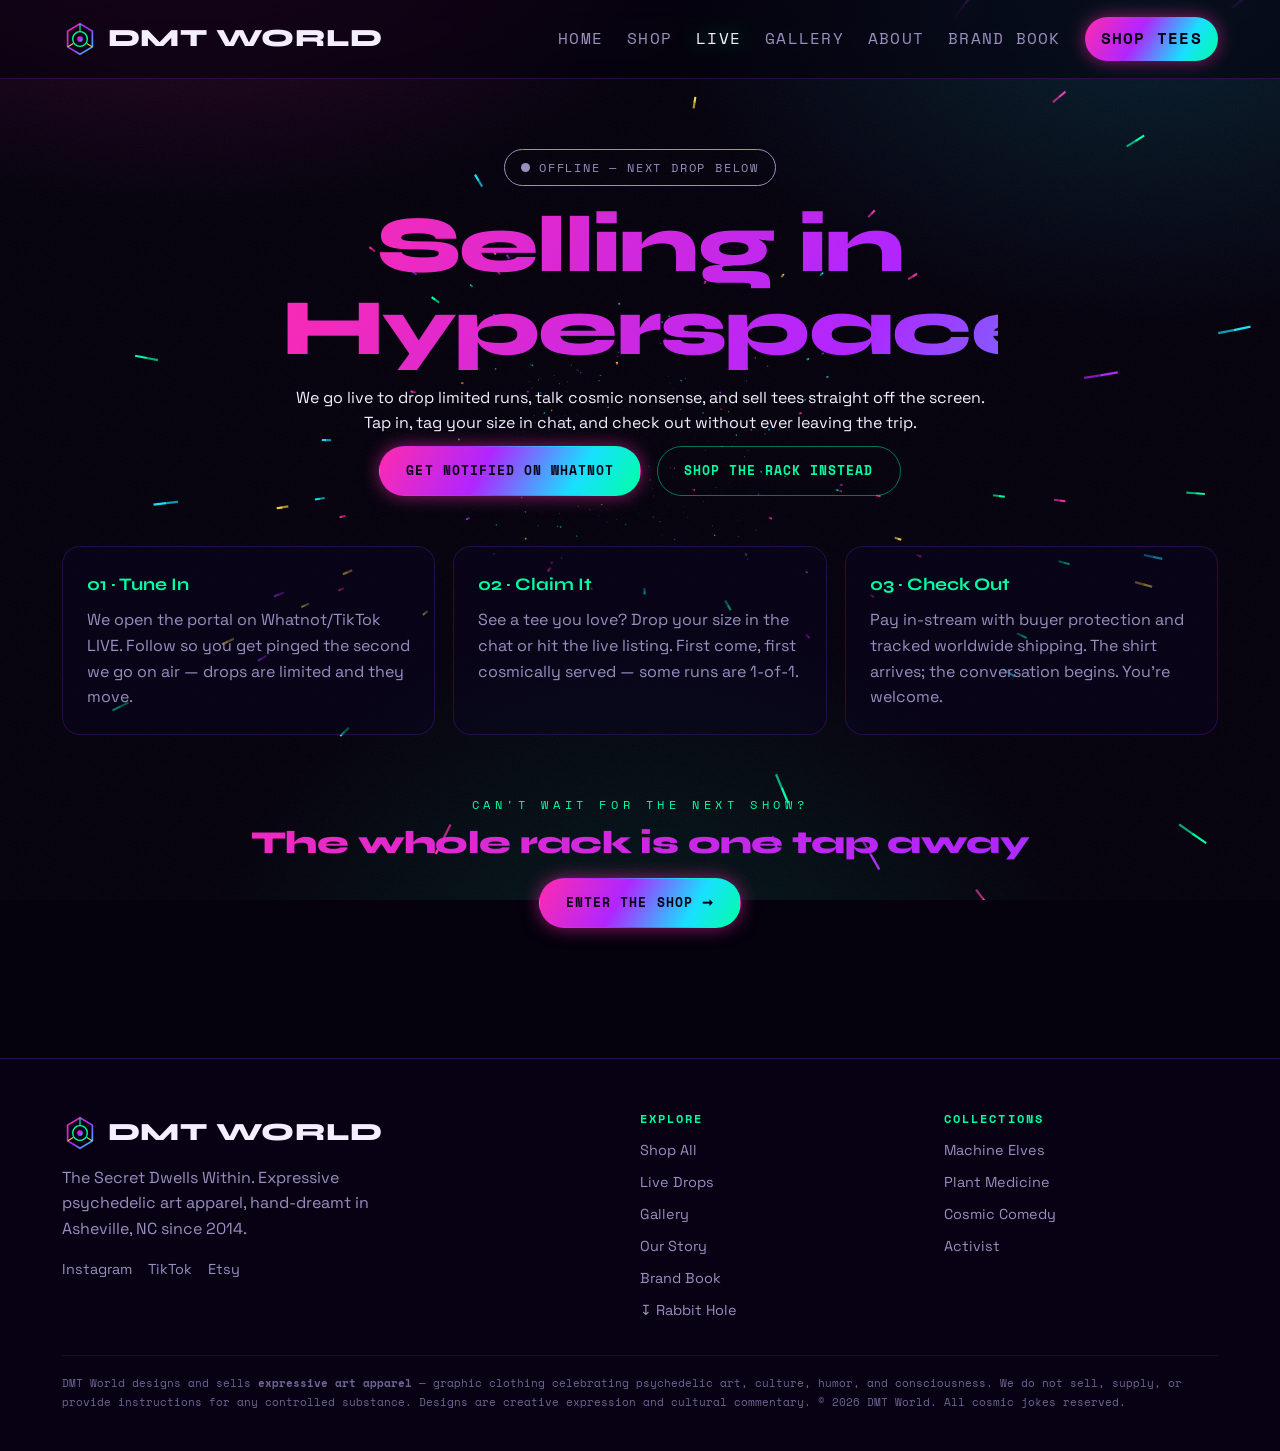
<file: live.html>
<!DOCTYPE html>
<html lang="en">
<head>
<meta charset="UTF-8">
<meta name="viewport" content="width=device-width, initial-scale=1.0">
<title>Live Drops — DMT World</title>
<meta name="description" content="DMT World live shopping drops. Limited psychedelic tee runs sold live on Whatnot & TikTok. Catch the next show.">
<link rel="icon" href="assets/logo.svg" type="image/svg+xml">
<meta property="og:title" content="Live Drops — DMT World">
<meta property="og:description" content="DMT World live shopping drops — limited psychedelic tee runs sold live on Whatnot & TikTok.">
<meta property="og:type" content="website">
<meta property="og:site_name" content="DMT World">
<meta property="og:url" content="https://guyrstewart-sudo.github.io/dmtworld-site/live.html">
<meta property="og:image" content="https://guyrstewart-sudo.github.io/dmtworld-site/assets/og-image.png">
<meta property="og:image:width" content="1200">
<meta property="og:image:height" content="630">
<meta name="twitter:card" content="summary_large_image">
<meta name="twitter:image" content="https://guyrstewart-sudo.github.io/dmtworld-site/assets/og-image.png">
<meta name="theme-color" content="#05010D">
<link rel="apple-touch-icon" href="assets/apple-touch-icon.png">
<link rel="stylesheet" href="css/styles.css">
</head>
<body>
<canvas id="hyperspace"></canvas><div class="bg-aura"></div><div class="grain"></div>

<nav class="nav"><div class="nav-inner">
  <a class="brandmark" href="index.html"><img class="dot" src="assets/logo.svg" alt=""> DMT&nbsp;WORLD</a>
  <button class="nav-toggle" aria-label="menu">&#9776;</button>
  <div class="nav-links">
    <a data-page="index.html" href="index.html">Home</a>
    <a data-page="shop.html" href="shop.html">Shop</a>
    <a data-page="live.html" href="live.html">Live</a>
    <a data-page="gallery.html" href="gallery.html">Gallery</a>
    <a data-page="about.html" href="about.html">About</a>
    <a data-page="brandbook.html" href="brandbook.html">Brand&nbsp;Book</a>
    <a class="nav-cta" href="shop.html">Shop Tees</a>
  </div>
</div></nav>

<section style="padding-top:70px" id="live-root">
  <div class="wrap live-hero">
    <div class="live-badge off" id="live-badge"><span class="pulse"></span><span class="txt">Offline — next drop below</span></div>
    <h1 class="grad-text" style="font-size:clamp(2.6rem,7vw,5rem)">Selling in Hyperspace</h1>
    <p class="lead" style="margin:14px auto 0">We go live to drop limited runs, talk cosmic nonsense, and sell tees straight off the screen. Tap in, tag your size in chat, and check out without ever leaving the trip.</p>

    <div class="countdown" id="countdown"></div>

    <div class="hero-cta" style="justify-content:center;margin-top:10px">
      <a class="btn btn-primary" data-live-cta href="#" target="_blank" rel="noopener">Get Notified</a>
      <a class="btn btn-ghost" href="shop.html">Shop the Rack Instead</a>
    </div>
  </div>

  <div class="wrap">
    <div class="live-steps">
      <div class="live-step reveal"><b>01 · Tune In</b>
        <p style="color:var(--muted);margin-top:8px">We open the portal on Whatnot/TikTok LIVE. Follow so you get pinged the second we go on air — drops are limited and they move.</p></div>
      <div class="live-step reveal"><b>02 · Claim It</b>
        <p style="color:var(--muted);margin-top:8px">See a tee you love? Drop your size in the chat or hit the live listing. First come, first cosmically served — some runs are 1-of-1.</p></div>
      <div class="live-step reveal"><b>03 · Check Out</b>
        <p style="color:var(--muted);margin-top:8px">Pay in-stream with buyer protection and tracked worldwide shipping. The shirt arrives; the conversation begins. You're welcome.</p></div>
    </div>

    <div class="center" style="margin-top:56px">
      <span class="eyebrow">Can't wait for the next show?</span>
      <h2 class="grad-text" style="font-size:2rem;margin:10px 0 18px">The whole rack is one tap away</h2>
      <a class="btn btn-primary" href="shop.html">Enter the Shop &#10142;</a>
    </div>
  </div>
</section>

<footer class="footer">
  <div class="wrap footer-grid">
    <div>
      <div class="brandmark" style="margin-bottom:12px"><img class="dot" src="assets/logo.svg" alt=""> DMT&nbsp;WORLD</div>
      <p style="color:var(--muted);max-width:320px">The Secret Dwells Within. Expressive psychedelic art apparel, hand-dreamt in Asheville, NC since 2014.</p>
      <div style="display:flex;gap:16px;margin-top:16px">
        <a data-link="instagram" href="#" target="_blank" rel="noopener">Instagram</a>
        <a data-link="tiktok" href="#" target="_blank" rel="noopener">TikTok</a>
        <a data-link="etsy" href="#" target="_blank" rel="noopener">Etsy</a>
      </div>
    </div>
    <div><h4>Explore</h4>
      <a href="shop.html">Shop All</a><a href="live.html">Live Drops</a><a href="gallery.html">Gallery</a><a href="about.html">Our Story</a><a href="brandbook.html">Brand Book</a><a href="portal.html">&#8615; Rabbit Hole</a>
    </div>
    <div><h4>Collections</h4>
      <a href="shop.html?c=Machine%20Elves">Machine Elves</a><a href="shop.html?c=Plant%20Medicine">Plant Medicine</a>
      <a href="shop.html?c=Cosmic%20Comedy">Cosmic Comedy</a><a href="shop.html?c=Activist">Activist</a>
    </div>
  </div>
  <div class="wrap"><div class="disclaimer">
    DMT World designs and sells <strong>expressive art apparel</strong> — graphic clothing celebrating psychedelic art, culture, humor, and consciousness. We do not sell, supply, or provide instructions for any controlled substance. Designs are creative expression and cultural commentary. © 2026 DMT World. All cosmic jokes reserved.
  </div></div>
</footer>

<script src="config.js"></script>
<script src="js/products.js"></script>
<script src="js/site.js"></script>
</body>
</html>
</file>
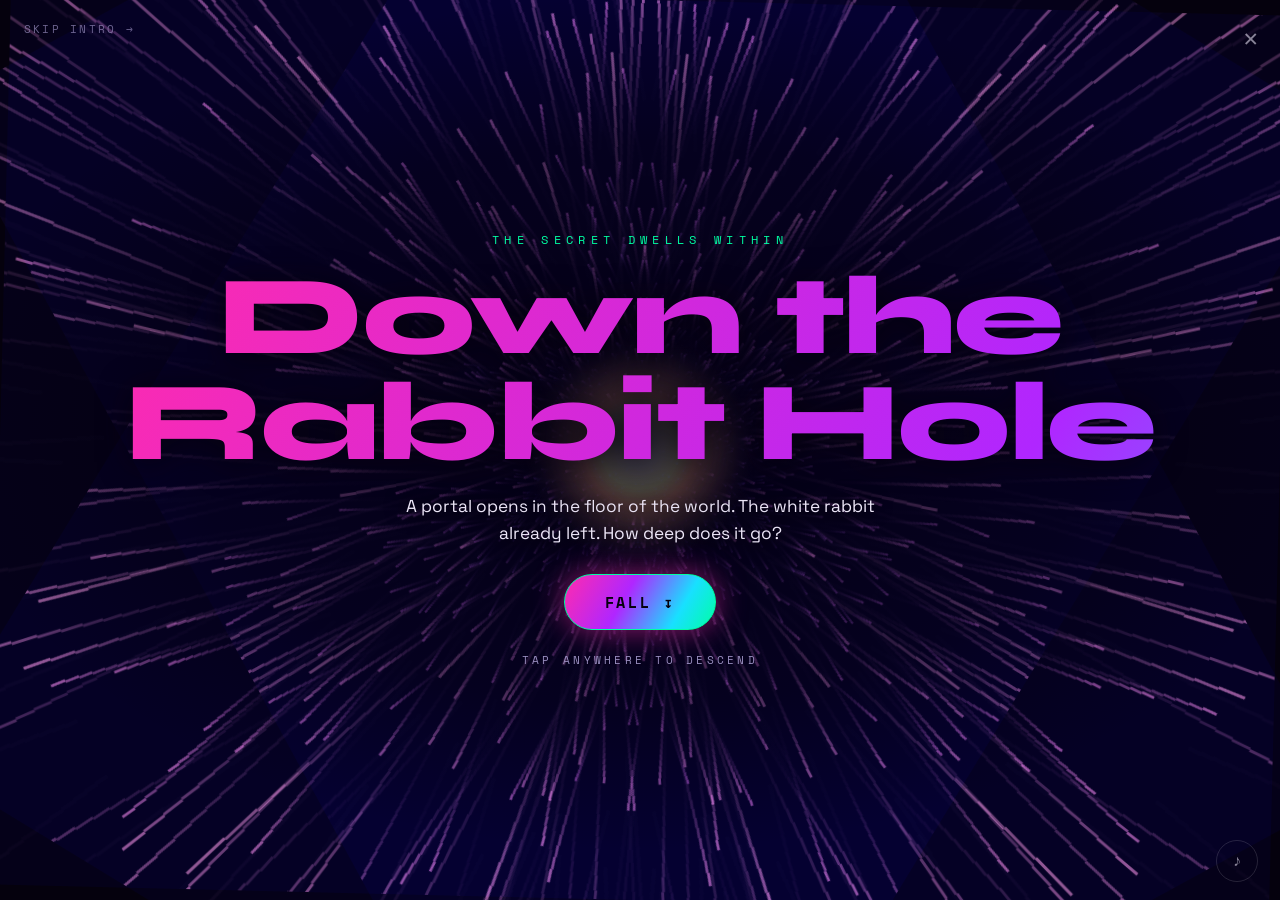
<file: portal.html>
<!DOCTYPE html>
<html lang="en">
<head>
<meta charset="UTF-8">
<meta name="viewport" content="width=device-width, initial-scale=1.0">
<title>Down the Rabbit Hole — DMT World</title>
<meta name="description" content="A portal opens. How deep does it go? Fall down the rabbit hole into the DMT World void — a trippy interactive experience.">
<link rel="icon" href="assets/logo.svg" type="image/svg+xml">
<meta property="og:title" content="Down the Rabbit Hole — DMT World">
<meta property="og:description" content="A portal opens. How deep does it go? Fall into the void.">
<meta property="og:type" content="website">
<meta property="og:site_name" content="DMT World">
<meta property="og:url" content="https://guyrstewart-sudo.github.io/dmtworld-site/portal.html">
<meta property="og:image" content="https://guyrstewart-sudo.github.io/dmtworld-site/assets/og-image.png">
<meta name="twitter:card" content="summary_large_image">
<meta name="twitter:image" content="https://guyrstewart-sudo.github.io/dmtworld-site/assets/og-image.png">
<meta name="theme-color" content="#05010D">
<link rel="stylesheet" href="css/styles.css">
<style>
  html,body{margin:0;height:100%;overflow:hidden;background:#05010D;cursor:pointer}
  #void{position:fixed;inset:0;display:block;z-index:0}
  .stage{position:fixed;inset:0;z-index:3;display:flex;flex-direction:column;align-items:center;justify-content:center;
    text-align:center;padding:24px;transition:opacity .8s ease}
  .eyebrow{font-family:var(--font-mono);font-size:.74rem;letter-spacing:.45em;text-transform:uppercase;color:var(--elf);margin-bottom:14px}
  #intro::before,#arrival::before{content:"";position:absolute;inset:0;z-index:-1;pointer-events:none;background:radial-gradient(ellipse 66% 58% at 50% 47%,rgba(5,1,13,.82),rgba(5,1,13,.5) 54%,transparent 82%)}
  #intro h1{font-family:var(--font-display);font-weight:800;font-size:clamp(2.8rem,11vw,7rem);line-height:.95;margin:0 0 16px;
    background:var(--grad-hyper);-webkit-background-clip:text;background-clip:text;color:transparent;background-size:220% 220%;animation:hue 7s linear infinite;filter:drop-shadow(0 3px 16px rgba(5,1,13,.92))}
  .sub{color:var(--bone);opacity:.97;max-width:480px;font-size:1.08rem;margin:0 auto 26px;text-shadow:0 2px 16px rgba(5,1,13,.95),0 0 34px rgba(5,1,13,.85)}
  .enter-portal{font-family:var(--font-mono);font-weight:700;letter-spacing:.18em;text-transform:uppercase;font-size:.95rem;
    padding:16px 40px;border-radius:999px;border:1px solid var(--elf);color:#05010D;background:var(--grad-hyper);cursor:pointer;
    box-shadow:0 0 30px rgba(255,43,174,.55);animation:breathe-btn 2.4s ease-in-out infinite}
  .enter-portal:hover{box-shadow:0 0 50px rgba(0,255,163,.8)}
  .hint{font-family:var(--font-mono);font-size:.68rem;letter-spacing:.3em;text-transform:uppercase;color:var(--muted);margin-top:22px;animation:blink 2.6s ease-in-out infinite}
  @keyframes breathe-btn{0%,100%{transform:scale(1)}50%{transform:scale(1.06)}}
  @keyframes blink{0%,100%{opacity:.35}50%{opacity:.9}}
  @keyframes hue{to{background-position:220% 50%}}
  #frags{position:fixed;inset:0;z-index:2;pointer-events:none;overflow:hidden}
  .frag{position:absolute;left:50%;top:50%;font-family:var(--font-display);font-weight:800;white-space:nowrap;
    text-transform:lowercase;letter-spacing:.01em;will-change:transform,opacity;
    text-shadow:0 0 24px currentColor;animation:fall-frag 2.4s cubic-bezier(.3,.1,.4,1) forwards}
  @keyframes fall-frag{0%{opacity:0;transform:translate(-50%,-50%) scale(.15) rotate(var(--r))}
    18%{opacity:1}100%{opacity:0;transform:translate(-50%,-50%) scale(3.1) rotate(var(--r))}}
  #arrival{opacity:0;pointer-events:none;visibility:hidden}
  #arrival.show{opacity:1;pointer-events:auto;visibility:visible}
  #arrival h2{font-family:var(--font-display);font-weight:800;font-size:clamp(2rem,7vw,4rem);margin:6px 0 12px;
    background:var(--grad-hyper);-webkit-background-clip:text;background-clip:text;color:transparent;background-size:200% 200%;animation:hue 8s linear infinite;filter:drop-shadow(0 3px 16px rgba(5,1,13,.92))}
  .cta-row{display:flex;gap:14px;flex-wrap:wrap;justify-content:center;margin-top:26px}
  .cta-row .btn{cursor:pointer}
  .exit{position:fixed;top:18px;right:22px;z-index:6;color:var(--bone);opacity:.55;font-size:1.5rem;text-decoration:none;
    font-family:var(--font-mono);transition:opacity .2s,transform .2s}
  .exit:hover{opacity:1;transform:rotate(90deg)}
  .mute{position:fixed;bottom:18px;right:22px;z-index:6;background:none;border:1px solid rgba(255,255,255,.25);color:var(--bone);
    width:42px;height:42px;border-radius:50%;cursor:pointer;opacity:.55;font-size:1rem;transition:opacity .2s}
  .mute:hover{opacity:1}
  .elf-stage{width:240px;height:240px;margin:0 auto 6px}
  .skip{position:fixed;top:20px;left:24px;z-index:6;font-family:var(--font-mono);font-size:.7rem;letter-spacing:.2em;text-transform:uppercase;color:var(--muted);opacity:.7;transition:opacity .2s}
  .skip:hover{opacity:1;color:var(--bone)}
  @media(max-width:560px){
    #intro h1{font-size:clamp(2.2rem,12.5vw,5rem)}
    .cta-row{flex-direction:column;align-items:center}.cta-row .btn{width:80%;justify-content:center}
    .exit{top:14px;right:16px}.skip{top:14px;left:16px}
    /* tall narrow viewport: brighten warp center sits behind text, so darken hard */
    #intro::before,#arrival::before{background:radial-gradient(ellipse 116% 72% at 50% 48%,rgba(5,1,13,.94),rgba(5,1,13,.8) 46%,rgba(5,1,13,.42) 72%,transparent 92%)}
    #intro h1,#arrival h2{filter:drop-shadow(0 2px 10px rgba(5,1,13,.98)) drop-shadow(0 0 24px rgba(5,1,13,.9))}
    .sub{color:#fff;opacity:1;font-size:1.04rem;text-shadow:0 2px 12px rgba(5,1,13,1),0 0 22px rgba(5,1,13,.98),0 0 6px rgba(5,1,13,1)}
    .eyebrow{color:var(--elf);text-shadow:0 2px 10px rgba(5,1,13,1)}
    .hint{text-shadow:0 2px 10px rgba(5,1,13,1)}
  }
  @media(prefers-reduced-motion:reduce){.enter-portal,.hint,#intro h1,#arrival h2{animation:none}}
</style>
</head>
<body>
<canvas id="void"></canvas>
<a class="exit" href="index.html?nosplash=1" aria-label="Leave the portal">&#10005;</a>
<a class="skip" id="skip" href="index.html?nosplash=1">skip intro &#8594;</a>
<button class="mute" id="mute" aria-label="Toggle sound">&#9834;</button>

<div id="frags"></div>

<div class="stage" id="intro">
  <p class="eyebrow">The Secret Dwells Within</p>
  <h1>Down the<br>Rabbit Hole</h1>
  <p class="sub">A portal opens in the floor of the world. The white rabbit already left. How deep does it go?</p>
  <button class="enter-portal" id="enter">Fall &#8615;</button>
  <p class="hint">tap anywhere to descend</p>
</div>

<div class="stage" id="arrival">
  <div class="elf-stage elf-stage--lg" data-elf></div>
  <p class="eyebrow">You reached the other side</p>
  <h2>Curiouser and curiouser.</h2>
  <p class="sub">You fell through the void and landed exactly where you belong. One big cosmic joke — and you're in on it now.</p>
  <div class="cta-row">
    <a class="btn btn-primary" href="shop.html">Enter the Shop &#10142;</a>
    <a class="btn btn-ghost" id="resurface" href="index.html?nosplash=1">Resurface</a>
    <button class="btn btn-ghost" id="again">Fall Again</button>
  </div>
</div>

<script src="js/elf.js"></script>
<script>
(function(){
  "use strict";
  var reduce = matchMedia && matchMedia('(prefers-reduced-motion: reduce)').matches;
  var SPLASH = new URLSearchParams(location.search).has('splash');
  if(SPLASH){ try{localStorage.setItem('dmt_seen','1');}catch(e){} var _r=document.getElementById('resurface'); if(_r)_r.innerHTML='Enter DMT World &#10142;'; }
  var m=document.getElementById('void'), mc=m.getContext('2d');
  var o=document.createElement('canvas'), oc=o.getContext('2d');
  var W,H,cx,cy,stars,N,speed=0.6,spin=0,hue=200,state='idle',t0=0;
  function resize(){W=m.width=o.width=innerWidth;H=m.height=o.height=innerHeight;cx=W/2;cy=H/2;init();}
  function init(){N=Math.min(reduce?260:760,Math.floor(W*H/2200));stars=[];for(var i=0;i<N;i++)stars.push(mk(true));}
  function mk(){return{x:(Math.random()-.5)*W,y:(Math.random()-.5)*H,z:Math.random()*W};}
  addEventListener('resize',resize);resize();

  function frame(){
    var dt = state==='falling' ? (performance.now()-t0)/1000 : 0;
    var target = state==='falling' ? (0.8 + Math.min(reduce?4:15, dt*(reduce?.6:1.7))) : (state==='arrived'?1.1:0.7);
    speed += (target-speed)*0.045;
    spin  += 0.0016 + speed*0.0009;
    hue = (hue + (state==='falling'?1.6:0.35)) % 360;

    // ---- offscreen warp ----
    oc.fillStyle='rgba(5,1,13,0.16)'; oc.fillRect(0,0,W,H);
    oc.save(); oc.translate(cx,cy); oc.rotate(spin); oc.translate(-cx,-cy);
    for(var i=0;i<N;i++){
      var s=stars[i], pz=s.z; s.z-=speed*6;
      if(s.z<1){s.x=(Math.random()-.5)*W;s.y=(Math.random()-.5)*H;s.z=W;pz=W;}
      var k=160/s.z, x=cx+s.x*k, y=cy+s.y*k, k2=160/pz, px=cx+s.x*k2, py=cy+s.y*k2;
      var h=(hue + (1-s.z/W)*120)%360, t=1-s.z/W;
      oc.strokeStyle='hsl('+h+',100%,'+(52+t*30)+'%)';
      oc.globalAlpha=Math.min(1,t*1.25); oc.lineWidth=t*2.8+0.3;
      oc.beginPath();oc.moveTo(px,py);oc.lineTo(x,y);oc.stroke();
    }
    oc.restore(); oc.globalAlpha=1;
    // central event-horizon glow
    var g=oc.createRadialGradient(cx,cy,0,cx,cy,Math.min(W,H)*0.13);
    g.addColorStop(0,'hsla('+((hue+180)%360)+',100%,72%,0.32)');
    g.addColorStop(1,'rgba(5,1,13,0)');
    oc.fillStyle=g; oc.beginPath(); oc.arc(cx,cy,Math.min(W,H)*0.13,0,7); oc.fill();

    // ---- kaleidoscope composite to main ----
    mc.globalCompositeOperation='source-over'; mc.fillStyle='#05010D'; mc.fillRect(0,0,W,H);
    mc.globalCompositeOperation='lighter';
    var seg=reduce?2:6;
    for(var sgi=0;sgi<seg;sgi++){
      mc.save(); mc.translate(cx,cy); mc.rotate(sgi*Math.PI*2/seg + spin*0.4);
      if(sgi%2) mc.scale(1,-1);
      mc.translate(-cx,-cy); mc.globalAlpha=0.55; mc.drawImage(o,0,0); mc.restore();
    }
    mc.globalAlpha=1; mc.globalCompositeOperation='source-over';

    if(state==='falling' && dt>(reduce?6:14)) arrive();
    requestAnimationFrame(frame);
  }
  frame();

  // ---- text fragments ----
  var phrases=['down the rabbit hole','curiouser and curiouser',"we're all mad here",'eat me','drink me',
    "i'm late, i'm late",'which way?','off with the autopilot','still falling…','mind the gap in reality',
    'the secret dwells within','you are all divine beings','one big cosmic joke','wake up, alice','how deep does it go?'];
  var pi=0, fragTimer=null;
  var COL=['#FF2BAE','#18E0FF','#00FFA3','#FFD447','#B026FF'];
  function spawnFrag(){
    var el=document.createElement('div'); el.className='frag';
    el.textContent=phrases[pi % phrases.length]; pi++;
    var c=COL[(Math.random()*COL.length)|0];
    el.style.color=c;
    el.style.left=(35+Math.random()*30)+'%'; el.style.top=(32+Math.random()*36)+'%';
    el.style.fontSize=(1.2+Math.random()*2.4)+'rem';
    el.style.setProperty('--r',((Math.random()-.5)*30)+'deg');
    document.getElementById('frags').appendChild(el);
    setTimeout(function(){el.remove();},2500);
  }

  // ---- audio (whoosh + drone) ----
  var AC=null,master=null,muted=false,nodes=[];
  function startAudio(){
    if(muted) return;
    try{
      AC=new (window.AudioContext||window.webkitAudioContext)();
      master=AC.createGain(); master.gain.value=0; master.connect(AC.destination);
      master.gain.linearRampToValueAtTime(0.16, AC.currentTime+3);
      [55,82.5,110].forEach(function(f,idx){
        var osc=AC.createOscillator(); osc.type=idx===2?'sawtooth':'sine'; osc.frequency.value=f;
        var g=AC.createGain(); g.gain.value=idx===2?0.04:0.10; osc.connect(g); g.connect(master); osc.start(); nodes.push(osc);
      });
      // rising filtered noise = the fall
      var buf=AC.createBuffer(1,AC.sampleRate*2,AC.sampleRate); var d=buf.getChannelData(0);
      for(var i=0;i<d.length;i++) d[i]=Math.random()*2-1;
      var noise=AC.createBufferSource(); noise.buffer=buf; noise.loop=true;
      var bp=AC.createBiquadFilter(); bp.type='bandpass'; bp.frequency.value=200; bp.Q.value=0.8;
      bp.frequency.exponentialRampToValueAtTime(2200, AC.currentTime+12);
      var ng=AC.createGain(); ng.gain.value=0.5; noise.connect(bp); bp.connect(ng); ng.connect(master); noise.start(); nodes.push(noise);
    }catch(e){}
  }
  function stopAudio(){ if(master){try{master.gain.linearRampToValueAtTime(0,AC.currentTime+1.2);}catch(e){}} setTimeout(function(){try{AC&&AC.close();}catch(e){} AC=null;nodes=[];},1400); }
  document.getElementById('mute').addEventListener('click',function(e){
    e.stopPropagation(); muted=!muted; this.innerHTML=muted?'&#128263;':'&#9834;';
    if(master){ master.gain.value = muted?0:0.16; }
  });

  // ---- state transitions ----
  function startFall(){
    if(state!=='idle') return; state='falling'; t0=performance.now();
    var intro=document.getElementById('intro'); intro.style.opacity='0'; setTimeout(function(){intro.style.display='none';},800);
    startAudio();
    spawnFrag(); fragTimer=setInterval(spawnFrag, reduce?1400:820);
  }
  function arrive(){
    state='arrived'; clearInterval(fragTimer);
    document.getElementById('arrival').classList.add('show');
    if(window.DMTElf) window.DMTElf.render();
    if(master){try{master.gain.linearRampToValueAtTime(0.06,AC.currentTime+2);}catch(e){}}
  }
  function again(){
    document.getElementById('arrival').classList.remove('show');
    pi=0; state='falling'; t0=performance.now();
    spawnFrag(); fragTimer=setInterval(spawnFrag, reduce?1400:820);
    if(!AC) startAudio(); else if(master&&!muted){try{master.gain.linearRampToValueAtTime(0.16,AC.currentTime+2);}catch(e){}}
  }

  document.getElementById('enter').addEventListener('click',function(e){e.stopPropagation();startFall();});
  document.getElementById('again').addEventListener('click',function(e){e.stopPropagation();again();});
  document.addEventListener('click',function(e){
    if(e.target.closest('a,button')) return;
    if(state==='idle') startFall();
  });
  addEventListener('beforeunload',stopAudio);
})();
</script>
</body>
</html>
</file>
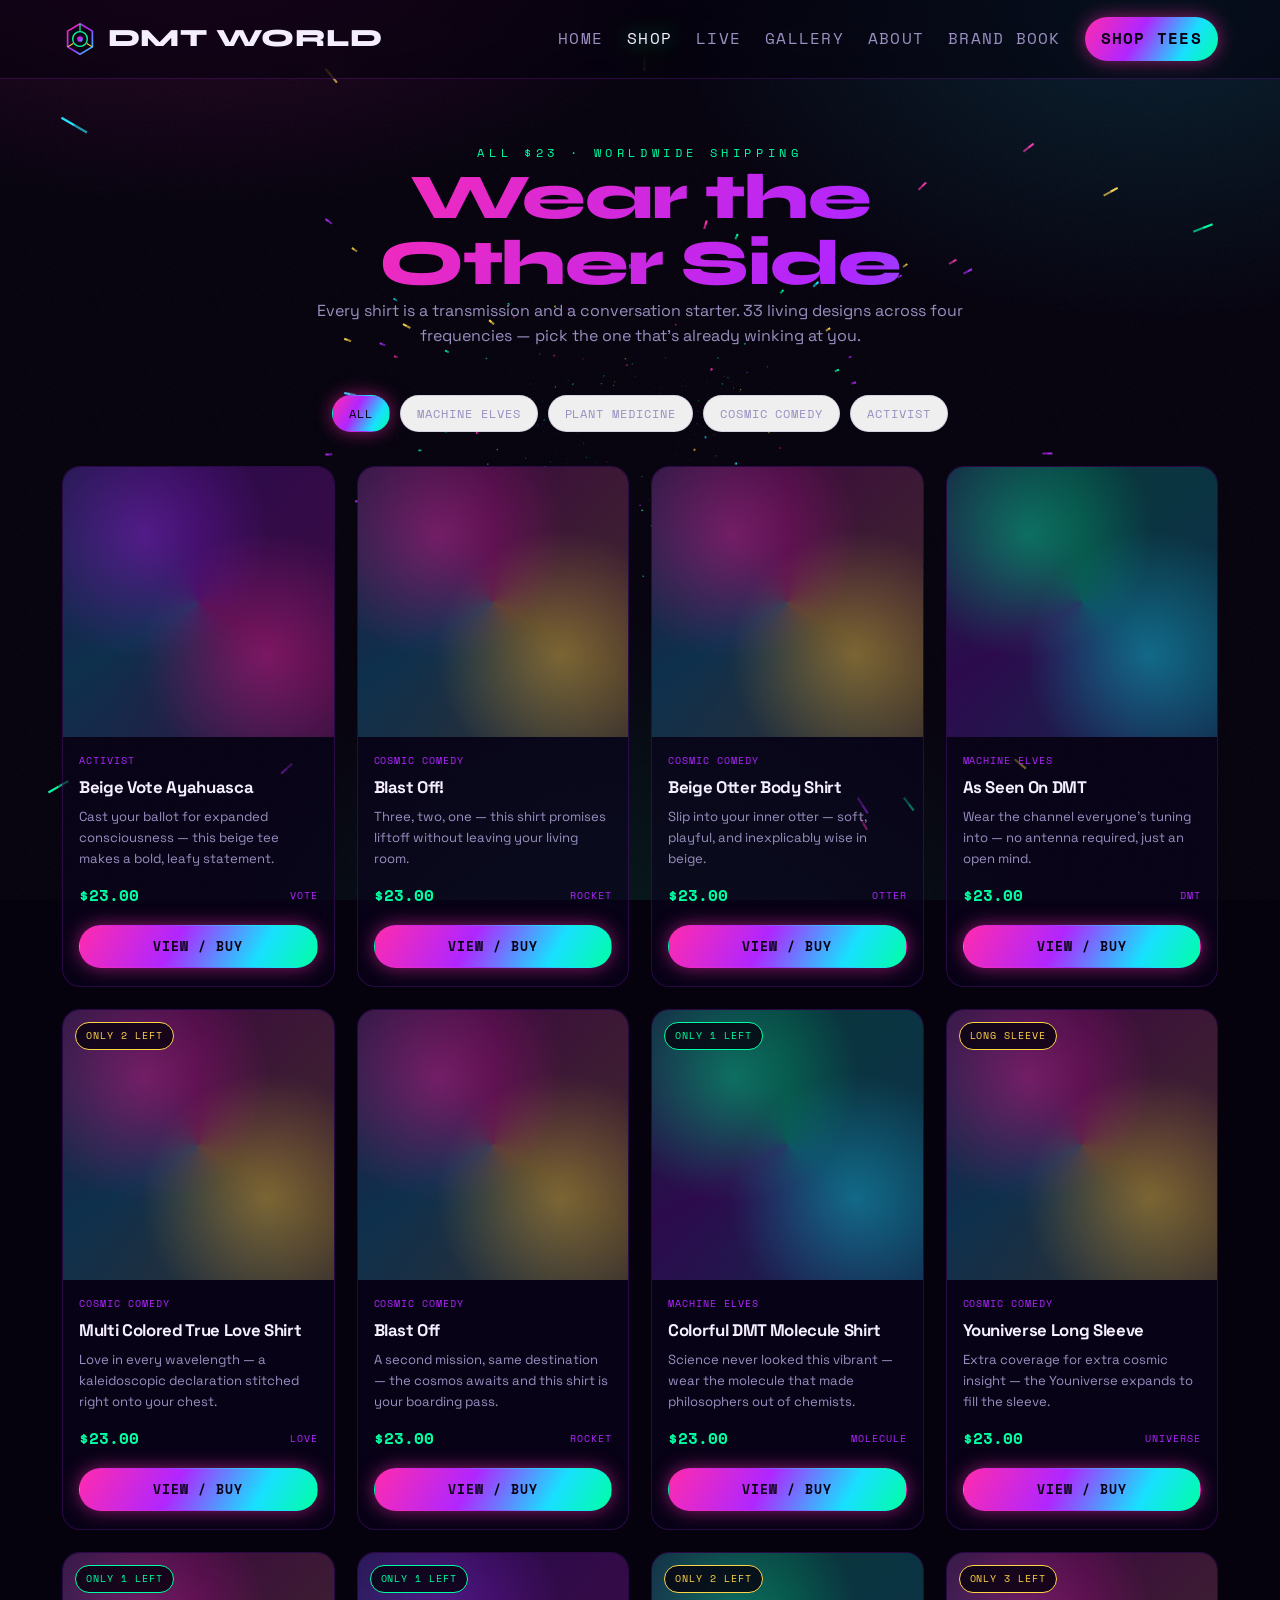
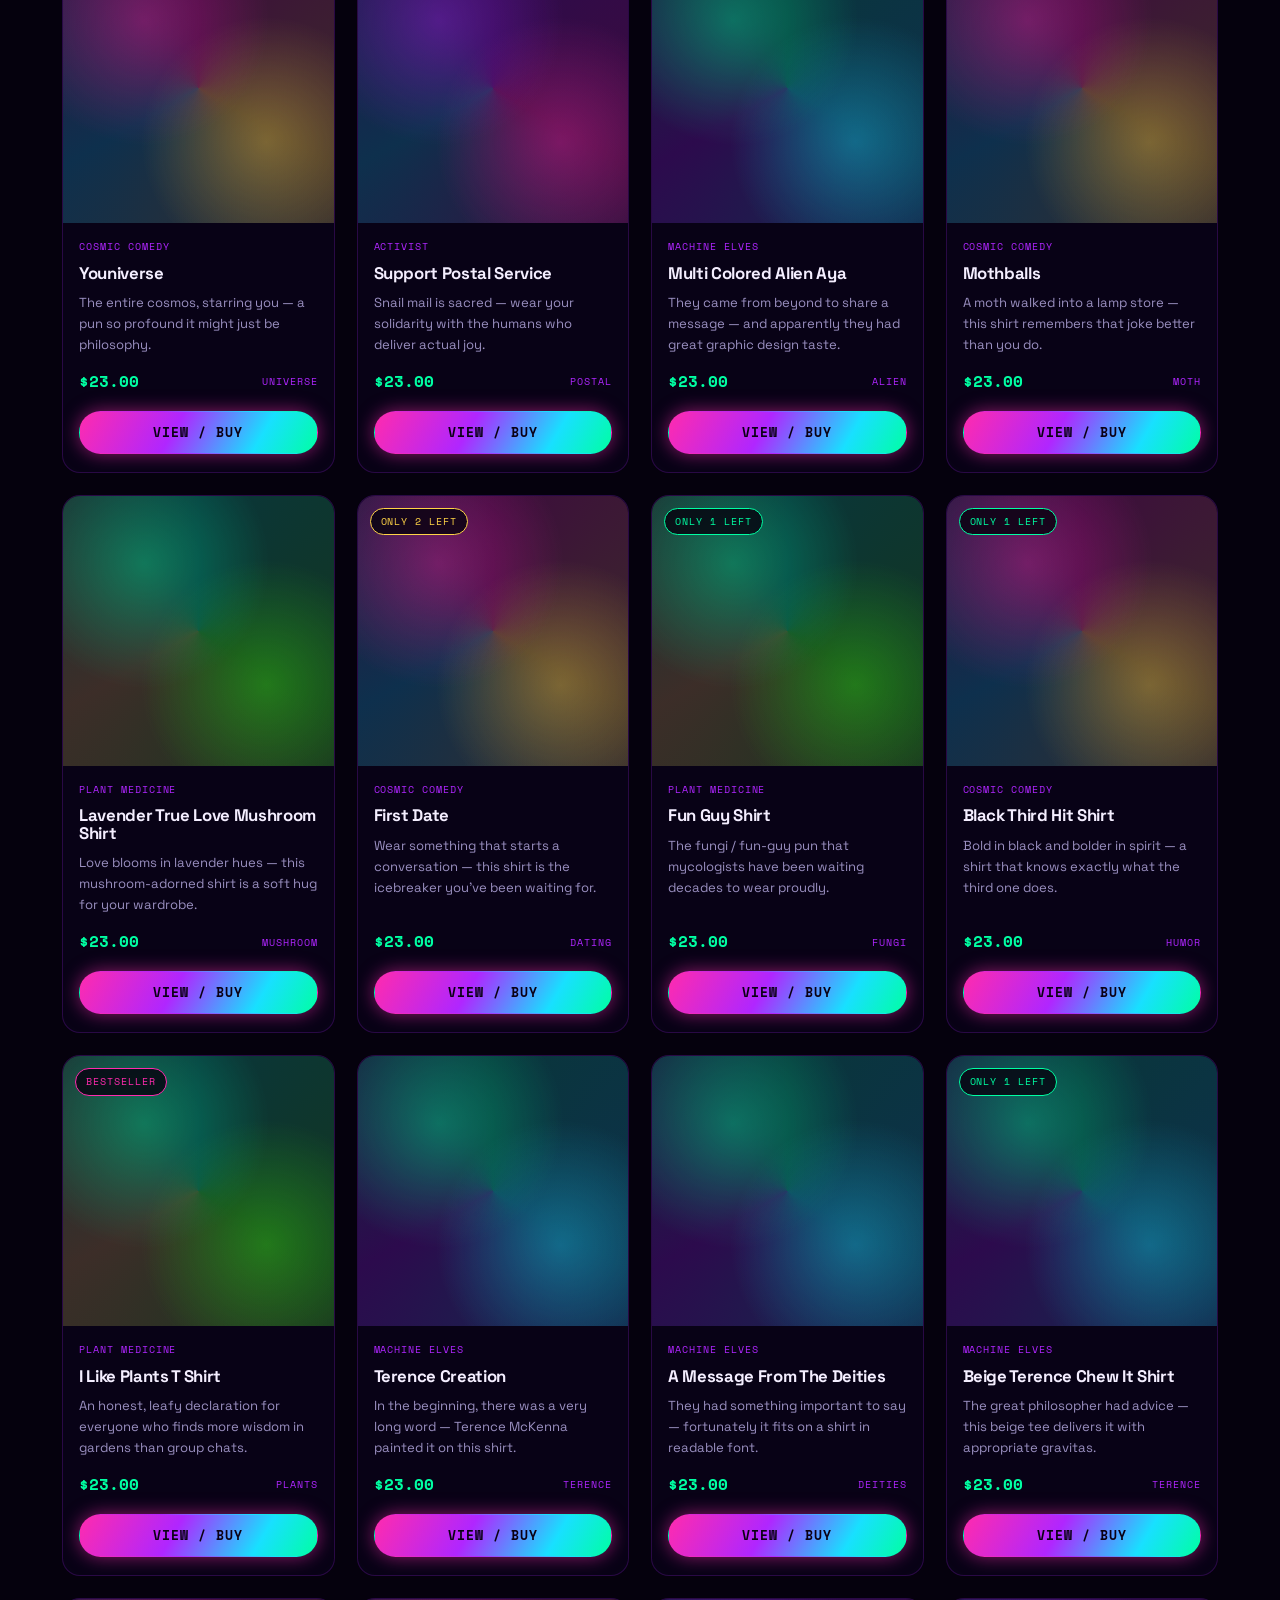
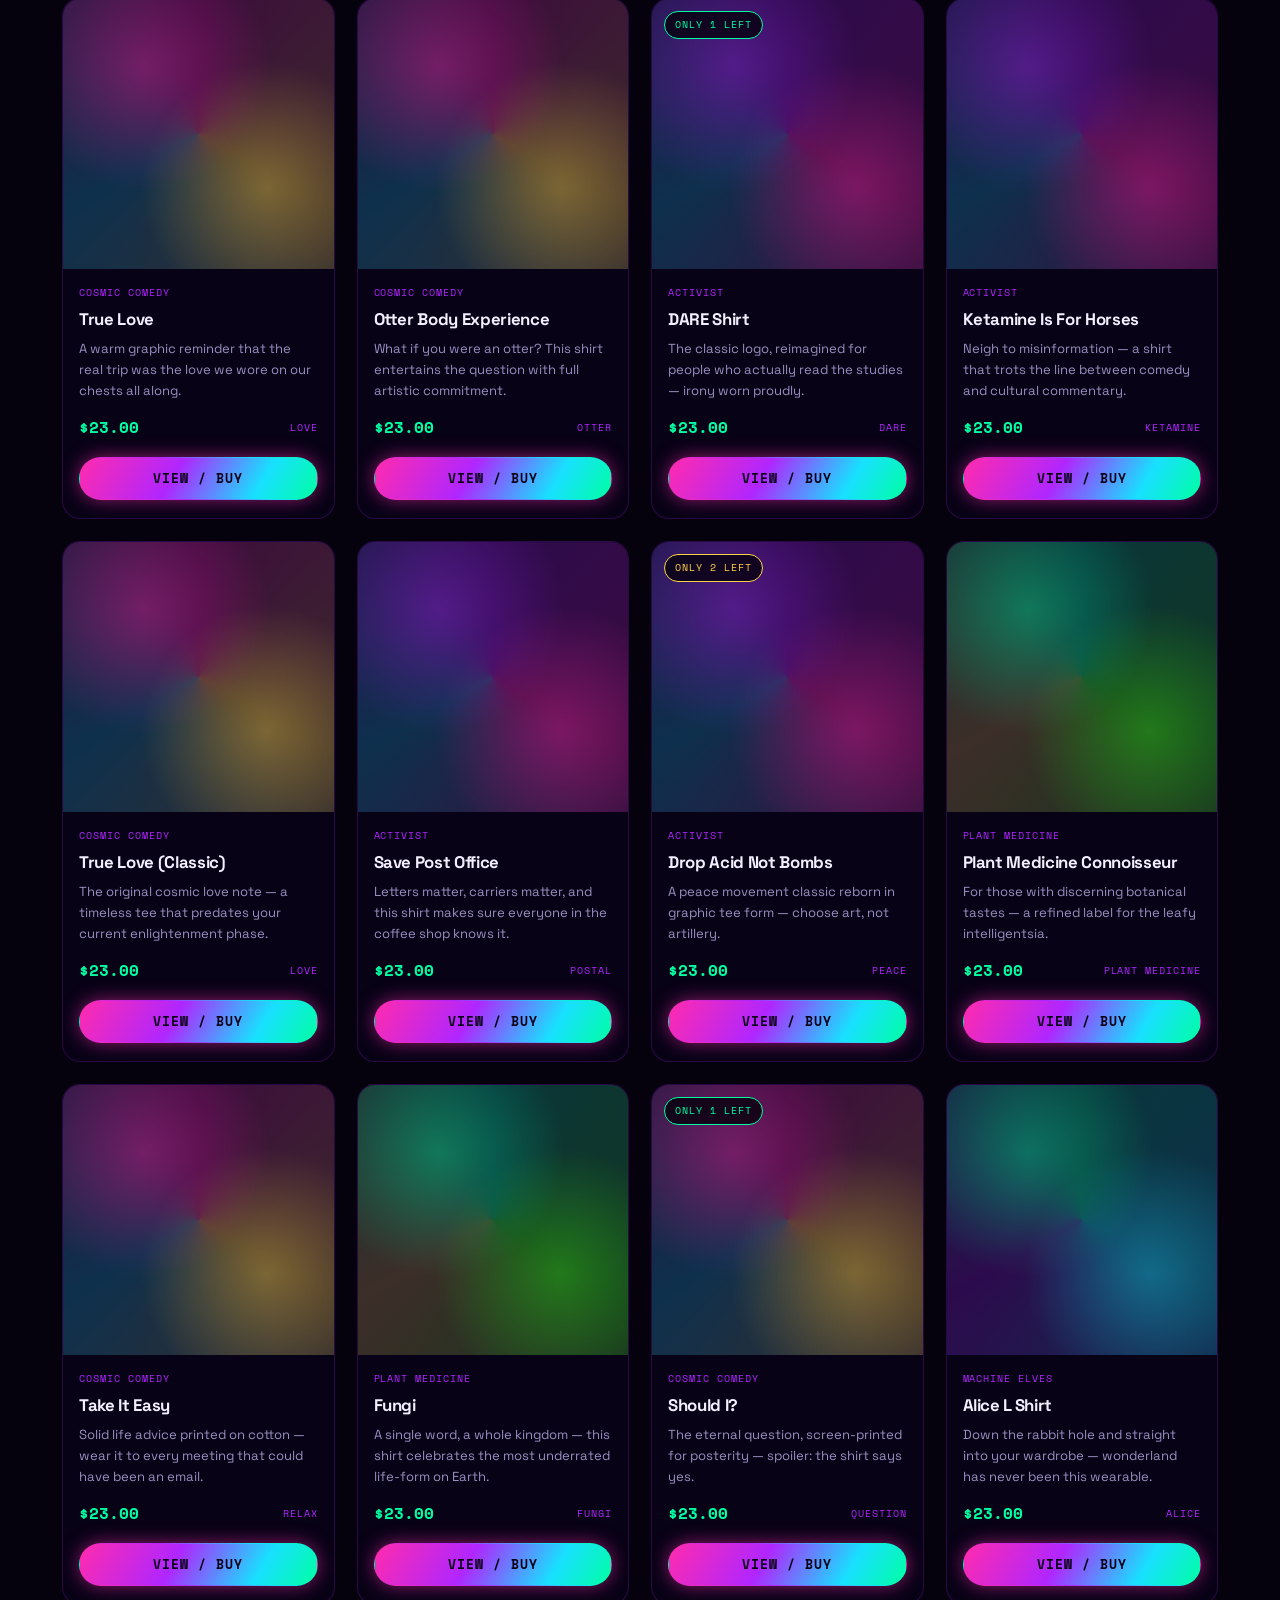
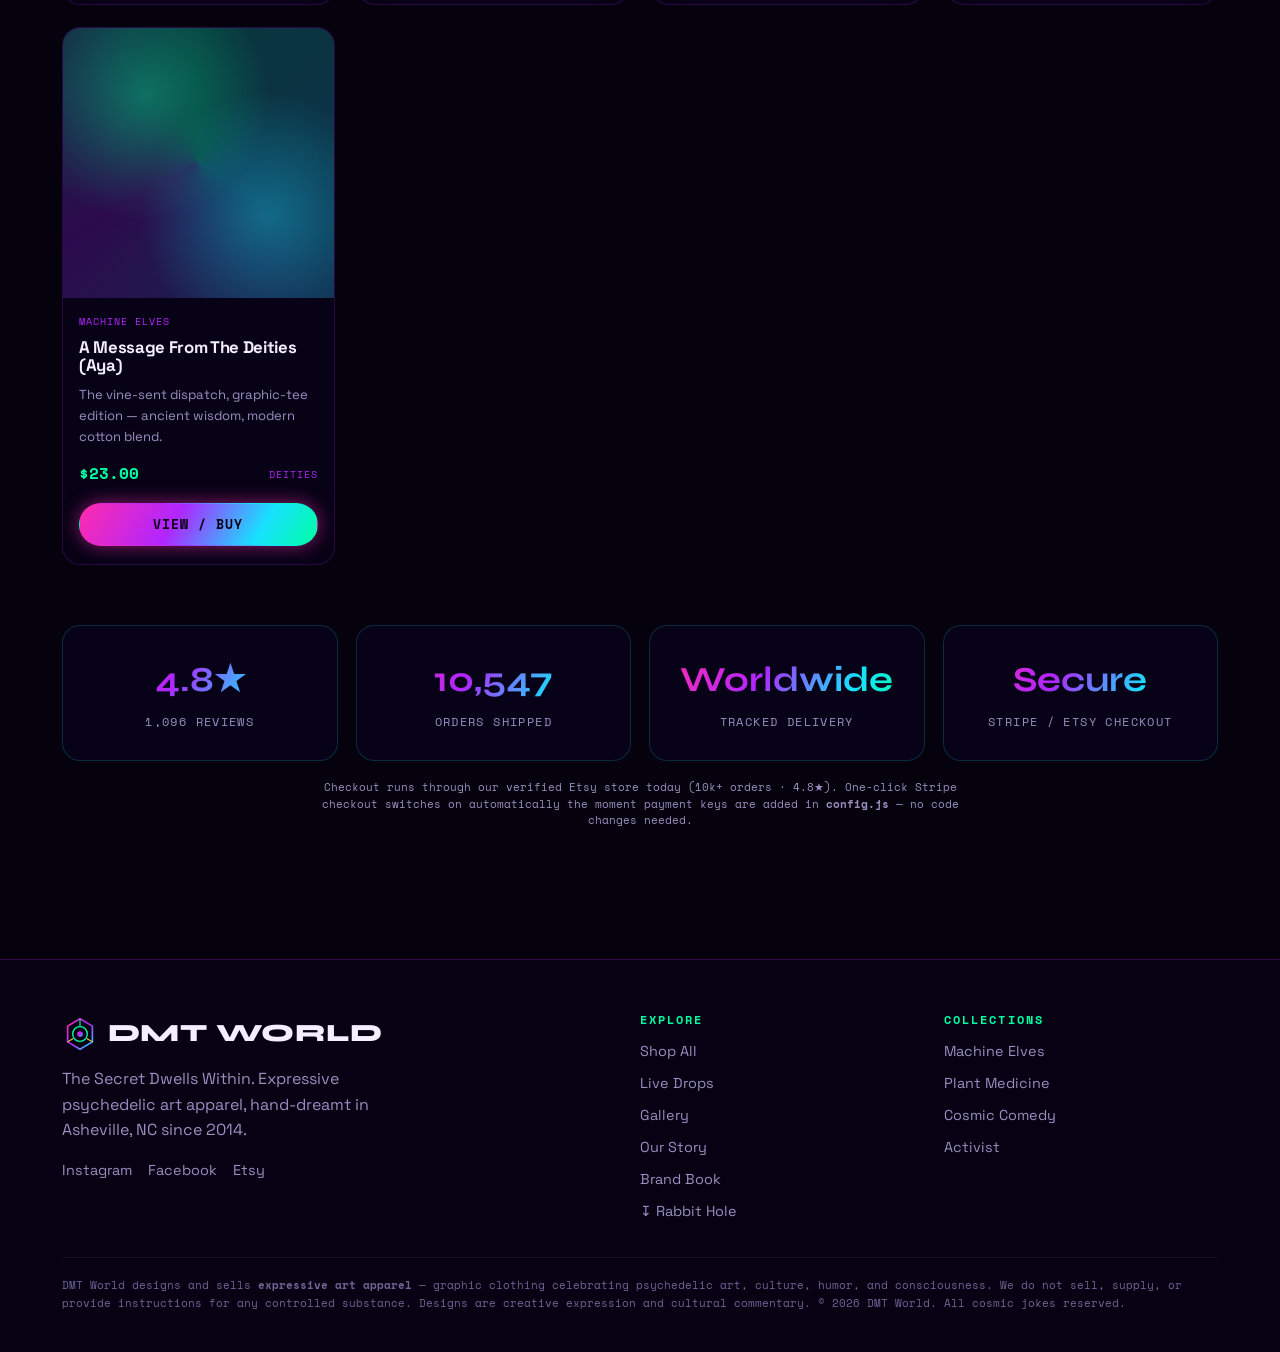
<file: shop.html>
<!DOCTYPE html>
<html lang="en">
<head>
<meta charset="UTF-8">
<meta name="viewport" content="width=device-width, initial-scale=1.0">
<title>Shop — DMT World</title>
<meta name="description" content="Shop all 33 DMT World psychedelic art tees. Machine Elves, Plant Medicine, Cosmic Comedy & Activist collections. All $23. Stripe & Etsy checkout.">
<link rel="icon" href="assets/logo.svg" type="image/svg+xml">
<meta property="og:title" content="Shop — DMT World">
<meta property="og:description" content="Shop all 33 psychedelic art tees — $23 each. Machine Elves, Plant Medicine, Cosmic Comedy & Activist collections.">
<meta property="og:type" content="website">
<meta property="og:site_name" content="DMT World">
<meta property="og:url" content="https://guyrstewart-sudo.github.io/dmtworld-site/shop.html">
<meta property="og:image" content="https://guyrstewart-sudo.github.io/dmtworld-site/assets/og-image.png">
<meta property="og:image:width" content="1200">
<meta property="og:image:height" content="630">
<meta name="twitter:card" content="summary_large_image">
<meta name="twitter:image" content="https://guyrstewart-sudo.github.io/dmtworld-site/assets/og-image.png">
<meta name="theme-color" content="#05010D">
<link rel="apple-touch-icon" href="assets/apple-touch-icon.png">
<link rel="stylesheet" href="css/styles.css">
</head>
<body>
<canvas id="hyperspace"></canvas><div class="bg-aura"></div><div class="grain"></div>

<nav class="nav"><div class="nav-inner">
  <a class="brandmark" href="index.html"><img class="dot" src="assets/logo.svg" alt=""> DMT&nbsp;WORLD</a>
  <button class="nav-toggle" aria-label="menu">&#9776;</button>
  <div class="nav-links">
    <a data-page="index.html" href="index.html">Home</a>
    <a data-page="shop.html" href="shop.html">Shop</a>
    <a data-page="live.html" href="live.html">Live</a>
    <a data-page="gallery.html" href="gallery.html">Gallery</a>
    <a data-page="about.html" href="about.html">About</a>
    <a data-page="brandbook.html" href="brandbook.html">Brand&nbsp;Book</a>
    <a class="nav-cta" href="shop.html">Shop Tees</a>
  </div>
</div></nav>

<section style="padding-top:60px">
  <div class="wrap">
    <div class="shead">
      <span class="eyebrow">All $23 · Worldwide Shipping</span>
      <h1 class="grad-text" style="font-size:clamp(2.4rem,6vw,4rem)">Wear the Other Side</h1>
      <p>Every shirt is a transmission and a conversation starter. 33 living designs across four frequencies — pick the one that's already winking at you.</p>
    </div>

    <div class="filters">
      <button class="chip active" data-filter="all">All</button>
      <button class="chip" data-filter="Machine Elves">Machine Elves</button>
      <button class="chip" data-filter="Plant Medicine">Plant Medicine</button>
      <button class="chip" data-filter="Cosmic Comedy">Cosmic Comedy</button>
      <button class="chip" data-filter="Activist">Activist</button>
    </div>

    <div class="grid" id="shop-grid"></div>

    <div class="stats reveal" style="margin-top:60px">
      <div class="stat"><b>4.8&#9733;</b><span>1,096 Reviews</span></div>
      <div class="stat"><b>10,547</b><span>Orders Shipped</span></div>
      <div class="stat"><b>Worldwide</b><span>Tracked Delivery</span></div>
      <div class="stat"><b>Secure</b><span>Stripe / Etsy Checkout</span></div>
    </div>
    <p class="note center" style="margin-top:18px;max-width:680px;margin-left:auto;margin-right:auto">
      Checkout runs through our verified Etsy store today (10k+ orders · 4.8★). One-click Stripe checkout switches on automatically the moment payment keys are added in <b>config.js</b> — no code changes needed.
    </p>
  </div>
</section>

<footer class="footer">
  <div class="wrap footer-grid">
    <div>
      <div class="brandmark" style="margin-bottom:12px"><img class="dot" src="assets/logo.svg" alt=""> DMT&nbsp;WORLD</div>
      <p style="color:var(--muted);max-width:320px">The Secret Dwells Within. Expressive psychedelic art apparel, hand-dreamt in Asheville, NC since 2014.</p>
      <div style="display:flex;gap:16px;margin-top:16px">
        <a data-link="instagram" href="#" target="_blank" rel="noopener">Instagram</a>
        <a data-link="facebook" href="#" target="_blank" rel="noopener">Facebook</a>
        <a data-link="etsy" href="#" target="_blank" rel="noopener">Etsy</a>
      </div>
    </div>
    <div><h4>Explore</h4>
      <a href="shop.html">Shop All</a><a href="live.html">Live Drops</a><a href="gallery.html">Gallery</a><a href="about.html">Our Story</a><a href="brandbook.html">Brand Book</a><a href="portal.html">&#8615; Rabbit Hole</a>
    </div>
    <div><h4>Collections</h4>
      <a href="shop.html?c=Machine%20Elves">Machine Elves</a><a href="shop.html?c=Plant%20Medicine">Plant Medicine</a>
      <a href="shop.html?c=Cosmic%20Comedy">Cosmic Comedy</a><a href="shop.html?c=Activist">Activist</a>
    </div>
  </div>
  <div class="wrap"><div class="disclaimer">
    DMT World designs and sells <strong>expressive art apparel</strong> — graphic clothing celebrating psychedelic art, culture, humor, and consciousness. We do not sell, supply, or provide instructions for any controlled substance. Designs are creative expression and cultural commentary. © 2026 DMT World. All cosmic jokes reserved.
  </div></div>
</footer>

<div class="modal" id="modal"><div class="modal-box"></div></div>

<script async src="https://js.stripe.com/v3/buy-button.js"></script>
<script src="config.js"></script>
<script src="js/products.js"></script>
<script src="js/site.js"></script>
</body>
</html>
</file>
<file: css/styles.css>
/* ============================================================
   DMT WORLD — DESIGN SYSTEM
   "The Secret Dwells Within"
   ============================================================ */
@import url('https://fonts.googleapis.com/css2?family=Syne:wght@600;700;800&family=Space+Grotesk:wght@400;500;700&family=Space+Mono:wght@400;700&display=swap');

:root{
  /* core palette */
  --void:#05010D;
  --deep:#0B0420;
  --magenta:#FF2BAE;
  --elf:#00FFA3;
  --violet:#B026FF;
  --cyan:#18E0FF;
  --gold:#FFD447;
  --bone:#F4EEFF;
  --muted:#9A8FC0;

  --grad-hyper:linear-gradient(120deg,var(--magenta),var(--violet) 40%,var(--cyan) 75%,var(--elf));
  --grad-aura:radial-gradient(circle at 50% 0%, rgba(176,38,255,.35), transparent 60%);
  --glow-magenta:0 0 18px rgba(255,43,174,.55);
  --glow-elf:0 0 18px rgba(0,255,163,.5);

  --font-display:'Syne',sans-serif;
  --font-body:'Space Grotesk',sans-serif;
  --font-mono:'Space Mono',monospace;

  --maxw:1200px;
  --radius:18px;
}

*{box-sizing:border-box;margin:0;padding:0}
html{scroll-behavior:smooth}
body{
  font-family:var(--font-body);
  background:var(--void);
  color:var(--bone);
  line-height:1.6;
  overflow-x:hidden;
  -webkit-font-smoothing:antialiased;
}
a{color:inherit;text-decoration:none}
img{max-width:100%;display:block}
::selection{background:var(--magenta);color:#fff}

/* animated background layer (fixed behind everything) */
#hyperspace{position:fixed;inset:0;z-index:-2;display:block}
.bg-aura{position:fixed;inset:0;z-index:-1;pointer-events:none;
  background:
    radial-gradient(900px 500px at 15% -10%, rgba(255,43,174,.18), transparent 60%),
    radial-gradient(900px 600px at 90% 0%, rgba(24,224,255,.14), transparent 55%),
    radial-gradient(800px 800px at 50% 120%, rgba(0,255,163,.12), transparent 60%);
  mix-blend-mode:screen;
}
.grain{position:fixed;inset:0;z-index:-1;pointer-events:none;opacity:.05;
  background-image:url("data:image/svg+xml;utf8,<svg xmlns='http://www.w3.org/2000/svg' width='120' height='120'><filter id='n'><feTurbulence type='fractalNoise' baseFrequency='0.9' numOctaves='2'/></filter><rect width='100%25' height='100%25' filter='url(%23n)'/></svg>");}

/* ---------- typography ---------- */
h1,h2,h3,h4{font-family:var(--font-display);line-height:1.04;letter-spacing:-.02em;font-weight:800}
.eyebrow{font-family:var(--font-mono);font-size:.72rem;letter-spacing:.4em;text-transform:uppercase;color:var(--elf)}
.grad-text{background:var(--grad-hyper);-webkit-background-clip:text;background-clip:text;color:transparent;
  background-size:200% 200%;animation:hue 8s linear infinite}
@keyframes hue{to{background-position:200% 50%}}

/* ---------- layout ---------- */
.wrap{max-width:var(--maxw);margin:0 auto;padding:0 22px}
section{position:relative;padding:90px 0}
.center{text-align:center}

/* ---------- nav ---------- */
.nav{position:sticky;top:0;z-index:50;backdrop-filter:blur(14px);
  background:rgba(5,1,13,.55);border-bottom:1px solid rgba(176,38,255,.22)}
.nav-inner{display:flex;align-items:center;justify-content:space-between;height:78px;max-width:var(--maxw);margin:0 auto;padding:0 22px}
.brandmark{display:flex;align-items:center;gap:10px;font-family:var(--font-display);font-weight:800;font-size:1.55rem;letter-spacing:.02em}
.brandmark .dot{width:36px;height:36px}
.nav-links{display:flex;gap:24px;align-items:center}
.nav-links a{font-family:var(--font-mono);font-size:.98rem;letter-spacing:.08em;text-transform:uppercase;color:var(--muted);transition:color .2s}
.nav-links a:hover,.nav-links a.active{color:var(--bone);text-shadow:var(--glow-elf)}
.nav-cta{padding:9px 16px;border-radius:999px;background:var(--grad-hyper);color:#0a0014 !important;font-weight:700;
  text-shadow:none;box-shadow:var(--glow-magenta)}
.nav-toggle{display:none;background:none;border:0;color:var(--bone);font-size:1.5rem;cursor:pointer}
@media(max-width:820px){
  .nav-links{position:fixed;inset:78px 0 auto 0;flex-direction:column;background:rgba(7,3,22,.97);
    padding:22px;gap:18px;transform:translateY(-150%);transition:transform .35s;border-bottom:1px solid rgba(176,38,255,.3)}
  .nav-links.open{transform:translateY(0)}
  .nav-toggle{display:block}
}

/* ---------- buttons ---------- */
.btn{display:inline-flex;align-items:center;gap:9px;font-family:var(--font-mono);font-weight:700;
  font-size:.8rem;letter-spacing:.08em;text-transform:uppercase;padding:14px 26px;border-radius:999px;cursor:pointer;
  border:1px solid transparent;transition:transform .2s, box-shadow .2s}
.btn:hover{transform:translateY(-2px)}
.btn-primary{background:var(--grad-hyper);color:#0a0014;box-shadow:var(--glow-magenta)}
.btn-primary:hover{box-shadow:0 0 30px rgba(255,43,174,.8)}
.btn-ghost{border-color:rgba(0,255,163,.45);color:var(--elf)}
.btn-ghost:hover{box-shadow:var(--glow-elf);background:rgba(0,255,163,.06)}

/* ---------- hero ---------- */
.hero{min-height:84vh;display:flex;align-items:center;text-align:center;padding-top:40px}
.hero-inner{max-width:920px;margin:0 auto}
.hero h1{font-size:clamp(2.8rem,9vw,7rem);margin:14px 0 18px}
.hero p.lead{font-size:clamp(1.05rem,2.4vw,1.35rem);color:var(--muted);max-width:620px;margin:0 auto 30px}
.hero-cta{display:flex;gap:16px;justify-content:center;flex-wrap:wrap}
.floating-elf{margin:0 auto 6px;width:150px;height:150px;filter:drop-shadow(0 0 26px rgba(0,255,163,.5));animation:bob 5s ease-in-out infinite}
@keyframes bob{0%,100%{transform:translateY(0) rotate(-2deg)}50%{transform:translateY(-16px) rotate(2deg)}}

/* ---------- self-transforming machine elf ---------- */
.elf-stage{width:230px;height:230px;margin:0 auto 4px;
  filter:drop-shadow(0 0 30px rgba(176,38,255,.45)) drop-shadow(0 0 14px rgba(0,255,163,.35));
  animation:bob 6.5s ease-in-out infinite}
.elf-stage svg{width:100%;height:100%;overflow:visible}
.elf-stage--lg{width:300px;height:300px}
.halo-cw,.halo-ccw,.orbit,.bell,.pulse-gem,.elf-breathe{transform-box:view-box}
.elf-breathe{transform-origin:120px 122px;animation:elf-breathe 7s ease-in-out infinite}
.halo-cw{transform-origin:120px 120px;animation:elf-spin 46s linear infinite}
.halo-ccw{transform-origin:120px 120px;animation:elf-spin 34s linear infinite reverse}
.orbit{transform-origin:120px 120px;animation:elf-spin 20s linear infinite}
.iris-hue{animation:elf-hue 16s linear infinite}
.bell{transform-origin:120px 60px;animation:elf-sway 4s ease-in-out infinite;animation-delay:var(--d,0s)}
.pulse-gem{transform-origin:120px 104px;animation:elf-pulse 2.6s ease-in-out infinite}
.shimmer{animation:elf-shimmer 5s ease-in-out infinite}
.globe-spin{animation:globe-rot 26s linear infinite}
.cloud-spin{animation:globe-rot 40s linear infinite}
.elf-eye{transform-box:fill-box;transform-origin:center}
@keyframes globe-rot{to{transform:translateX(-92px)}}
@keyframes elf-spin{to{transform:rotate(360deg)}}
@keyframes elf-hue{to{filter:hue-rotate(360deg)}}
@keyframes elf-breathe{0%,100%{transform:scale(1) rotate(-1.2deg)}50%{transform:scale(1.035) rotate(1.2deg)}}
@keyframes elf-sway{0%,100%{transform:rotate(-3deg)}50%{transform:rotate(3deg)}}
@keyframes elf-pulse{0%,100%{transform:scale(1);opacity:.85}50%{transform:scale(1.2);opacity:1}}
@keyframes elf-shimmer{0%{transform:translateX(0);opacity:0}30%{opacity:.9}60%{opacity:.5}100%{transform:translateX(108px);opacity:0}}

/* marquee */
.marquee{border-top:1px solid rgba(176,38,255,.25);border-bottom:1px solid rgba(176,38,255,.25);
  padding:16px 0;overflow:hidden;white-space:nowrap;background:rgba(11,4,32,.5)}
.marquee span{display:inline-block;font-family:var(--font-display);font-weight:800;font-size:1.5rem;
  padding:0 26px;color:transparent;-webkit-text-stroke:1px var(--violet);animation:scroll 22s linear infinite}
.marquee .fill{color:var(--bone);-webkit-text-stroke:0}
@keyframes scroll{to{transform:translateX(-50%)}}

/* ---------- stat band ---------- */
.stats{display:grid;grid-template-columns:repeat(4,1fr);gap:18px}
.stat{background:rgba(11,4,32,.6);border:1px solid rgba(24,224,255,.18);border-radius:var(--radius);
  padding:26px 18px;text-align:center}
.stat b{font-family:var(--font-display);font-size:2.2rem;display:block;background:var(--grad-hyper);
  -webkit-background-clip:text;background-clip:text;color:transparent}
.stat span{font-family:var(--font-mono);font-size:.72rem;letter-spacing:.12em;text-transform:uppercase;color:var(--muted)}
@media(max-width:720px){.stats{grid-template-columns:repeat(2,1fr)}}

/* ---------- section heads ---------- */
.shead{max-width:680px;margin:0 auto 46px;text-align:center}
.shead h2{font-size:clamp(2rem,5vw,3.2rem);margin:10px 0 12px}
.shead p{color:var(--muted)}

/* ---------- collection filter ---------- */
.filters{display:flex;gap:10px;justify-content:center;flex-wrap:wrap;margin-bottom:34px}
.chip{font-family:var(--font-mono);font-size:.74rem;letter-spacing:.08em;text-transform:uppercase;
  padding:9px 16px;border-radius:999px;border:1px solid rgba(154,143,192,.3);color:var(--muted);cursor:pointer;transition:.2s}
.chip:hover{color:var(--bone)}
.chip.active{background:var(--grad-hyper);color:#0a0014;border-color:transparent;box-shadow:var(--glow-magenta)}

/* ---------- product grid ---------- */
.grid{display:grid;grid-template-columns:repeat(auto-fill,minmax(248px,1fr));gap:22px}
.card{background:rgba(11,4,32,.55);border:1px solid rgba(176,38,255,.2);border-radius:var(--radius);
  overflow:hidden;transition:transform .25s, box-shadow .25s, border-color .25s;display:flex;flex-direction:column}
.card:hover{transform:translateY(-6px);border-color:var(--elf);box-shadow:0 12px 40px rgba(176,38,255,.28)}
.card .art{aspect-ratio:1/1;position:relative;display:flex;align-items:center;justify-content:center;overflow:hidden}
.card .art .tee-name{position:relative;z-index:2;font-family:var(--font-display);font-weight:800;font-size:1.25rem;
  text-align:center;padding:16px;text-shadow:0 2px 14px rgba(0,0,0,.6);color:#fff;line-height:1.05}
.card .art img{position:absolute;inset:0;width:100%;height:100%;object-fit:cover;z-index:1}
.badge{position:absolute;top:12px;left:12px;z-index:3;font-family:var(--font-mono);font-size:.62rem;letter-spacing:.1em;
  text-transform:uppercase;padding:5px 10px;border-radius:999px;background:rgba(5,1,13,.8);border:1px solid var(--gold);color:var(--gold)}
.badge.hot{border-color:var(--magenta);color:var(--magenta)}
.badge.last{border-color:var(--elf);color:var(--elf)}
.card .body{padding:16px 16px 18px;display:flex;flex-direction:column;gap:10px;flex:1}
.card .body h3{font-size:1.05rem;font-family:var(--font-body);font-weight:700}
.card .body .blurb{font-size:.82rem;color:var(--muted);flex:1}
.card .row{display:flex;align-items:center;justify-content:space-between;margin-top:4px}
.price{font-family:var(--font-mono);font-weight:700;color:var(--elf);font-size:1rem}
.coll-tag{font-family:var(--font-mono);font-size:.6rem;letter-spacing:.1em;text-transform:uppercase;color:var(--violet)}
.buy{width:100%;justify-content:center;margin-top:6px;padding:11px}

/* ---------- collection cards (home) ---------- */
.collections{display:grid;grid-template-columns:repeat(4,1fr);gap:18px}
@media(max-width:900px){.collections{grid-template-columns:repeat(2,1fr)}}
.coll{position:relative;border-radius:var(--radius);overflow:hidden;min-height:220px;padding:22px;
  display:flex;flex-direction:column;justify-content:flex-end;border:1px solid rgba(176,38,255,.25);cursor:pointer;transition:.25s}
.coll:hover{transform:translateY(-5px);box-shadow:0 12px 36px rgba(0,255,163,.22)}
.coll h3{font-size:1.5rem;position:relative;z-index:2}
.coll p{font-size:.8rem;color:rgba(244,238,255,.85);position:relative;z-index:2;margin-top:6px}
.coll .glow{position:absolute;inset:0;z-index:1;opacity:.85}

/* ---------- modal ---------- */
.modal{position:fixed;inset:0;z-index:100;display:none;align-items:center;justify-content:center;padding:20px;
  background:rgba(3,0,10,.82);backdrop-filter:blur(8px)}
.modal.open{display:flex}
.modal-box{max-width:520px;width:100%;background:var(--deep);border:1px solid var(--violet);border-radius:22px;
  padding:0;overflow:hidden;box-shadow:0 0 60px rgba(176,38,255,.4);max-height:92vh;overflow-y:auto}
.modal-art{aspect-ratio:16/10;display:flex;align-items:center;justify-content:center;position:relative}
.modal-art .tee-name{font-family:var(--font-display);font-weight:800;font-size:1.8rem;color:#fff;text-align:center;padding:20px;z-index:2}
.modal-body{padding:24px}
.modal-body h2{font-size:1.6rem}
.modal-body .blurb{color:var(--muted);margin:10px 0 16px}
.modal-close{position:absolute;top:14px;right:16px;z-index:5;background:rgba(0,0,0,.5);border:1px solid rgba(255,255,255,.2);
  color:#fff;width:38px;height:38px;border-radius:50%;font-size:1.2rem;cursor:pointer}
.stripe-slot{margin-top:14px}
.note{font-family:var(--font-mono);font-size:.7rem;color:var(--muted);margin-top:12px;line-height:1.5}

/* ---------- live page ---------- */
.live-hero{text-align:center;max-width:760px;margin:0 auto}
.live-badge{display:inline-flex;align-items:center;gap:9px;font-family:var(--font-mono);font-size:.75rem;letter-spacing:.15em;
  text-transform:uppercase;padding:8px 16px;border-radius:999px;border:1px solid var(--magenta);color:var(--magenta);margin-bottom:18px}
.live-badge .pulse{width:9px;height:9px;border-radius:50%;background:var(--magenta);box-shadow:0 0 0 0 rgba(255,43,174,.7);animation:pulse 1.6s infinite}
@keyframes pulse{70%{box-shadow:0 0 0 12px rgba(255,43,174,0)}100%{box-shadow:0 0 0 0 rgba(255,43,174,0)}}
.live-badge.off{border-color:var(--muted);color:var(--muted)}
.live-badge.off .pulse{background:var(--muted);animation:none}
.countdown{display:flex;gap:14px;justify-content:center;margin:28px 0}
.cd{background:rgba(11,4,32,.6);border:1px solid rgba(24,224,255,.25);border-radius:14px;padding:16px 20px;min-width:78px}
.cd b{font-family:var(--font-display);font-size:2rem;display:block;color:var(--cyan)}
.cd span{font-family:var(--font-mono);font-size:.62rem;letter-spacing:.12em;text-transform:uppercase;color:var(--muted)}
.live-steps{display:grid;grid-template-columns:repeat(3,1fr);gap:18px;margin-top:50px;text-align:left}
@media(max-width:760px){.live-steps{grid-template-columns:1fr}.countdown{flex-wrap:wrap}}
.live-step{background:rgba(11,4,32,.5);border:1px solid rgba(176,38,255,.2);border-radius:var(--radius);padding:24px}
.live-step b{font-family:var(--font-display);color:var(--elf);font-size:1.1rem}

/* ---------- about / brandbook ---------- */
.prose{max-width:760px;margin:0 auto}
.prose p{color:var(--muted);margin:0 0 18px;font-size:1.05rem}
.prose h2{font-size:2rem;margin:40px 0 14px}
.pillars{display:grid;grid-template-columns:repeat(3,1fr);gap:18px;margin-top:30px}
@media(max-width:760px){.pillars{grid-template-columns:1fr}}
.pillar{background:rgba(11,4,32,.55);border:1px solid rgba(0,255,163,.2);border-radius:var(--radius);padding:24px}
.pillar .eyebrow{margin-bottom:8px}
.pillar h3{font-size:1.25rem;margin-bottom:8px}
.pillar p{font-size:.88rem;color:var(--muted)}

.swatches{display:grid;grid-template-columns:repeat(4,1fr);gap:12px;margin:24px 0}
@media(max-width:680px){.swatches{grid-template-columns:repeat(2,1fr)}}
.sw{border-radius:14px;padding:18px;height:120px;display:flex;flex-direction:column;justify-content:flex-end;
  font-family:var(--font-mono);font-size:.68rem;border:1px solid rgba(255,255,255,.08)}
.sw b{font-size:.78rem}

.typerow{border:1px solid rgba(176,38,255,.2);border-radius:var(--radius);padding:24px;margin:14px 0;background:rgba(11,4,32,.5)}

/* ---------- footer ---------- */
.footer{border-top:1px solid rgba(176,38,255,.25);padding:54px 0 40px;margin-top:40px;background:rgba(11,4,32,.4)}
.footer-grid{display:grid;grid-template-columns:2fr 1fr 1fr;gap:30px}
@media(max-width:760px){.footer-grid{grid-template-columns:1fr}}
.footer h4{font-family:var(--font-mono);font-size:.72rem;letter-spacing:.18em;text-transform:uppercase;color:var(--elf);margin-bottom:14px}
.footer a{display:block;color:var(--muted);font-size:.9rem;margin-bottom:9px;transition:color .2s}
.footer a:hover{color:var(--bone)}
.footer .tiny{font-family:var(--font-mono);font-size:.7rem;color:var(--muted);margin-top:24px;line-height:1.7}
.disclaimer{font-family:var(--font-mono);font-size:.68rem;color:#6f6594;border-top:1px solid rgba(255,255,255,.06);
  margin-top:24px;padding-top:18px;line-height:1.7}

/* reveal on scroll */
.reveal{opacity:0;transform:translateY(26px);transition:opacity .7s, transform .7s}
.reveal.in{opacity:1;transform:none}

@media(max-width:600px){
  section{padding:58px 0}
  .hero{min-height:auto;padding:96px 0 56px}
  .nav-inner{height:62px}
  .brandmark{font-size:1.18rem}
  .brandmark .dot{width:30px;height:30px}
  .nav-cta{padding:8px 14px;font-size:.85rem}
  .elf-stage--lg{width:228px;height:228px}
  .hero p.lead{font-size:1.02rem}
  .stats{grid-template-columns:repeat(2,1fr);gap:12px}
  .footer{padding:44px 0 32px}
  .modal-box{max-height:88vh}
  .shead{margin-bottom:34px}
}

@media(prefers-reduced-motion:reduce){
  *{animation:none !important;transition:none !important}
  .reveal{opacity:1;transform:none}
}
</file>
